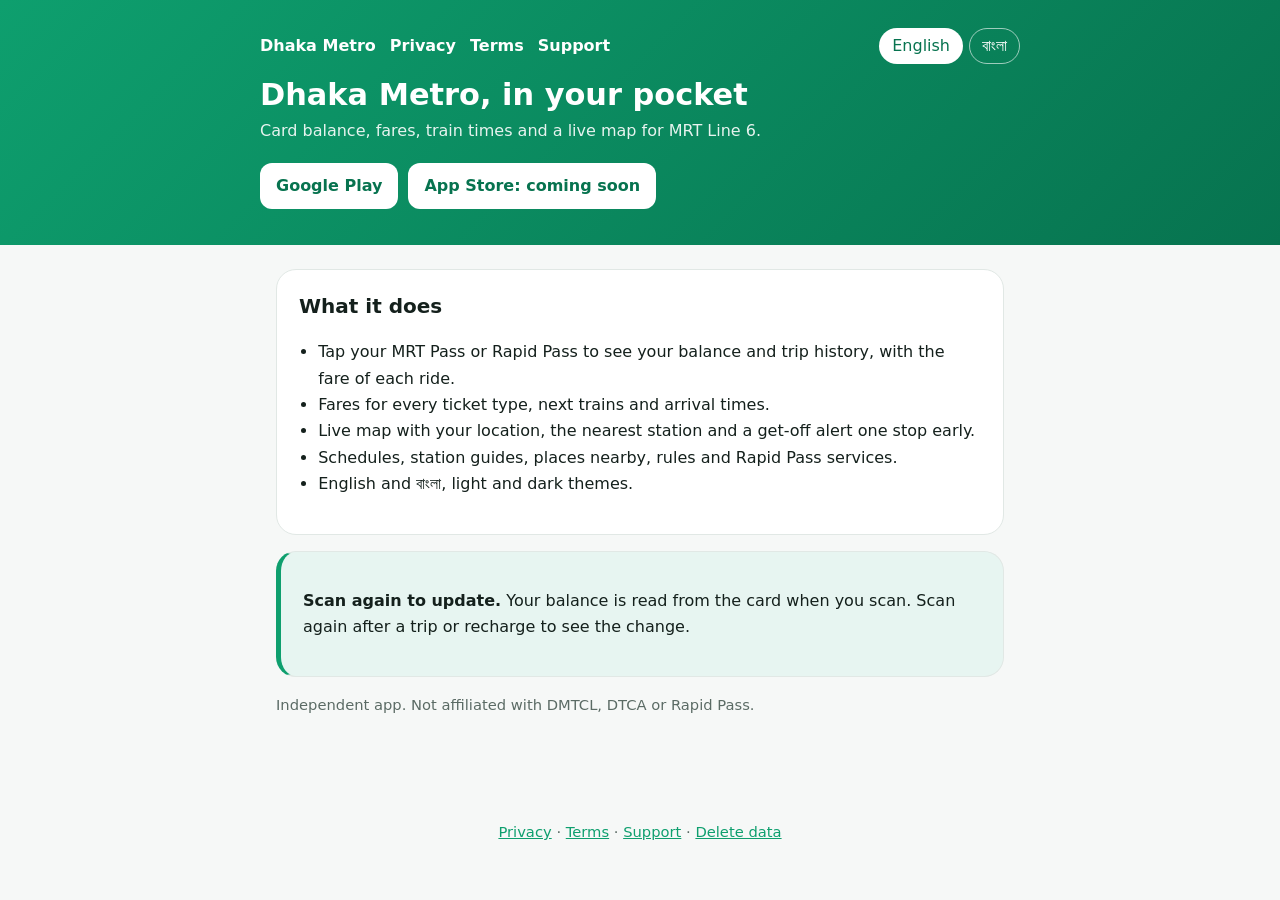
<file: dhaka-metro/index.html>
<!doctype html>
<html lang="en">
<head>
<meta charset="utf-8">
<meta name="viewport" content="width=device-width, initial-scale=1">
<title>Dhaka Metro App</title>
<meta name="description" content="Check your MRT Pass or Rapid Pass balance, fares, train times and a live map of Dhaka Metro Line 6. Independent app.">
<link rel="stylesheet" href="style.css">
<script src="lang.js"></script>
</head>
<body>
<header>
  <div class="wrap">
    <nav>
      <a href="./">Dhaka Metro</a>
      <a href="android/privacy/">Privacy</a>
      <a href="android/terms/">Terms</a>
      <a href="android/support/">Support</a>
      <span class="langs"><button data-set-lang="en">English</button><button data-set-lang="bn">বাংলা</button></span>
    </nav>
    <h1 lang="en">Dhaka Metro, in your pocket</h1>
    <h1 lang="bn">ঢাকা মেট্রো, আপনার হাতের মুঠোয়</h1>
    <p lang="en">Card balance, fares, train times and a live map for MRT Line 6.</p>
    <p lang="bn">এমআরটি লাইন ৬-এর কার্ড ব্যালেন্স, ভাড়া, ট্রেনের সময় ও লাইভ ম্যাপ।</p>
    <div class="badges">
      <a class="badge" href="https://play.google.com/store/apps/details?id=com.donieltripura.dhakametro">Google Play</a>
      <span class="badge" lang="en">App Store: coming soon</span>
      <span class="badge" lang="bn">অ্যাপ স্টোর: শীঘ্রই</span>
    </div>
  </div>
</header>
<main>
<section lang="en">
  <div class="card">
    <h2>What it does</h2>
    <ul>
      <li>Tap your MRT Pass or Rapid Pass to see your balance and trip history, with the fare of each ride.</li>
      <li>Fares for every ticket type, next trains and arrival times.</li>
      <li>Live map with your location, the nearest station and a get-off alert one stop early.</li>
      <li>Schedules, station guides, places nearby, rules and Rapid Pass services.</li>
      <li>English and বাংলা, light and dark themes.</li>
    </ul>
  </div>
  <div class="card callout">
    <p><strong>Scan again to update.</strong> Your balance is read from the card when you scan. Scan again after a trip or recharge to see the change.</p>
  </div>
  <p class="muted">Independent app. Not affiliated with DMTCL, DTCA or Rapid Pass.</p>
</section>
<section lang="bn">
  <div class="card">
    <h2>যা করে</h2>
    <ul>
      <li>এমআরটি পাস বা র‍্যাপিড পাস ছুঁইয়ে ব্যালেন্স ও প্রতিটি যাত্রার ভাড়াসহ ইতিহাস দেখুন।</li>
      <li>সব টিকিটের ভাড়া, পরবর্তী ট্রেন ও পৌঁছানোর সময়।</li>
      <li>আপনার অবস্থান, নিকটতম স্টেশন ও এক স্টপ আগে নামার সতর্কতাসহ লাইভ ম্যাপ।</li>
      <li>সময়সূচি, স্টেশন গাইড, কাছাকাছি জায়গা, নিয়ম ও র‍্যাপিড পাস সেবা।</li>
      <li>ইংরেজি ও বাংলা, লাইট ও ডার্ক থিম।</li>
    </ul>
  </div>
  <div class="card callout">
    <p><strong>আপডেট দেখতে আবার স্ক্যান করুন।</strong> স্ক্যানের সময় কার্ড থেকে ব্যালেন্স পড়া হয়। ভ্রমণ বা রিচার্জের পর পরিবর্তন দেখতে আবার স্ক্যান করুন।</p>
  </div>
  <p class="muted">স্বাধীন অ্যাপ। ডিএমটিসিএল, ডিটিসিএ বা র‍্যাপিড পাসের সাথে সম্পর্কিত নয়।</p>
</section>
</main>
<footer class="muted"><a href="android/privacy/">Privacy</a> · <a href="android/terms/">Terms</a> · <a href="android/support/">Support</a> · <a href="android/delete-data/">Delete data</a></footer>
</body>
</html>
</file>
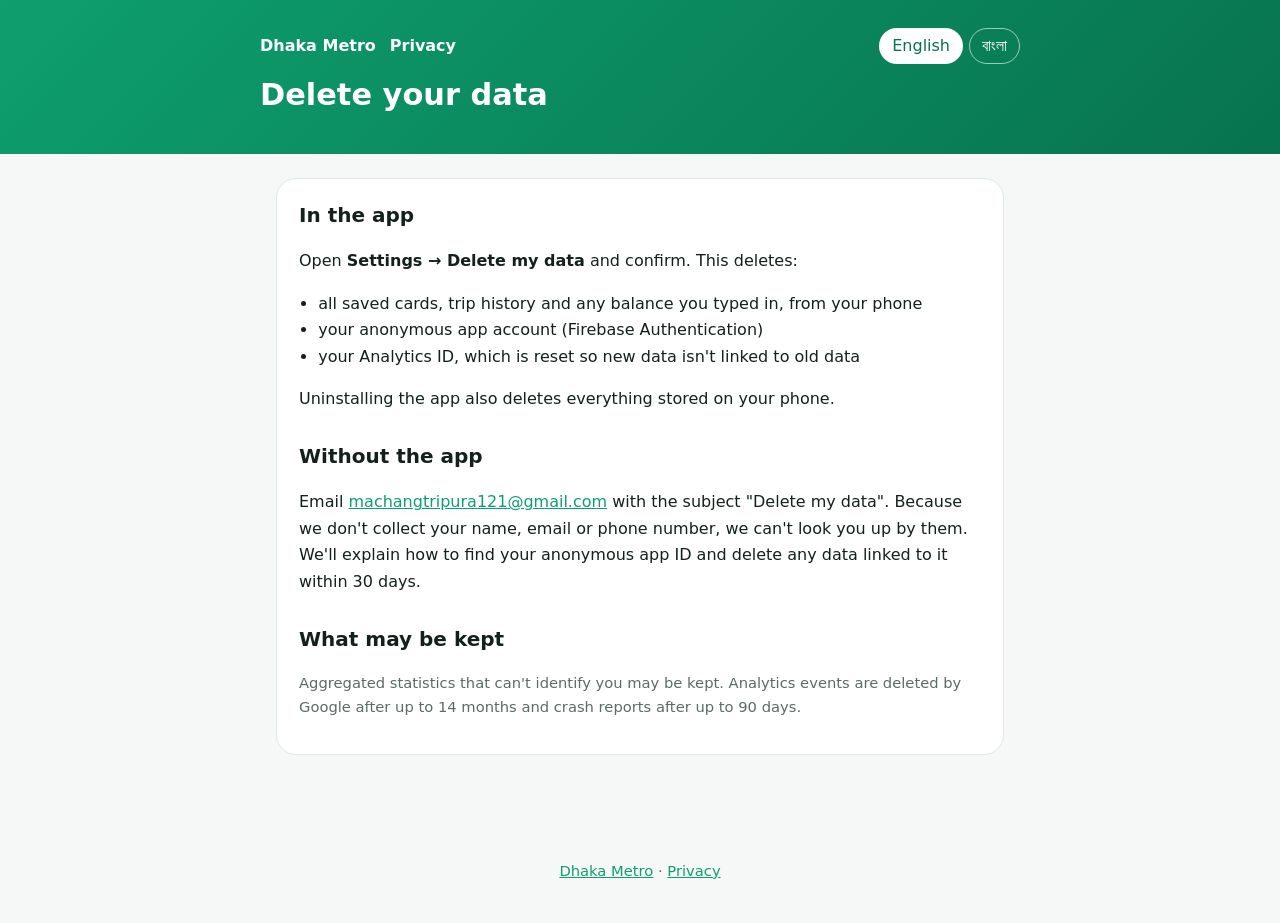
<file: dhaka-metro/delete-data/index.html>
<!doctype html>
<html lang="en">
<head>
<meta charset="utf-8">
<meta name="viewport" content="width=device-width, initial-scale=1">
<title>Dhaka Metro</title>
<meta http-equiv="refresh" content="0; url=../android/delete-data/">
<link rel="canonical" href="../android/delete-data/">
</head>
<body><p>Moved to <a href="../android/delete-data/">android/delete-data/</a> (iOS: <a href="../ios/delete-data/">ios/delete-data/</a>).</p></body>
</html>
</file>
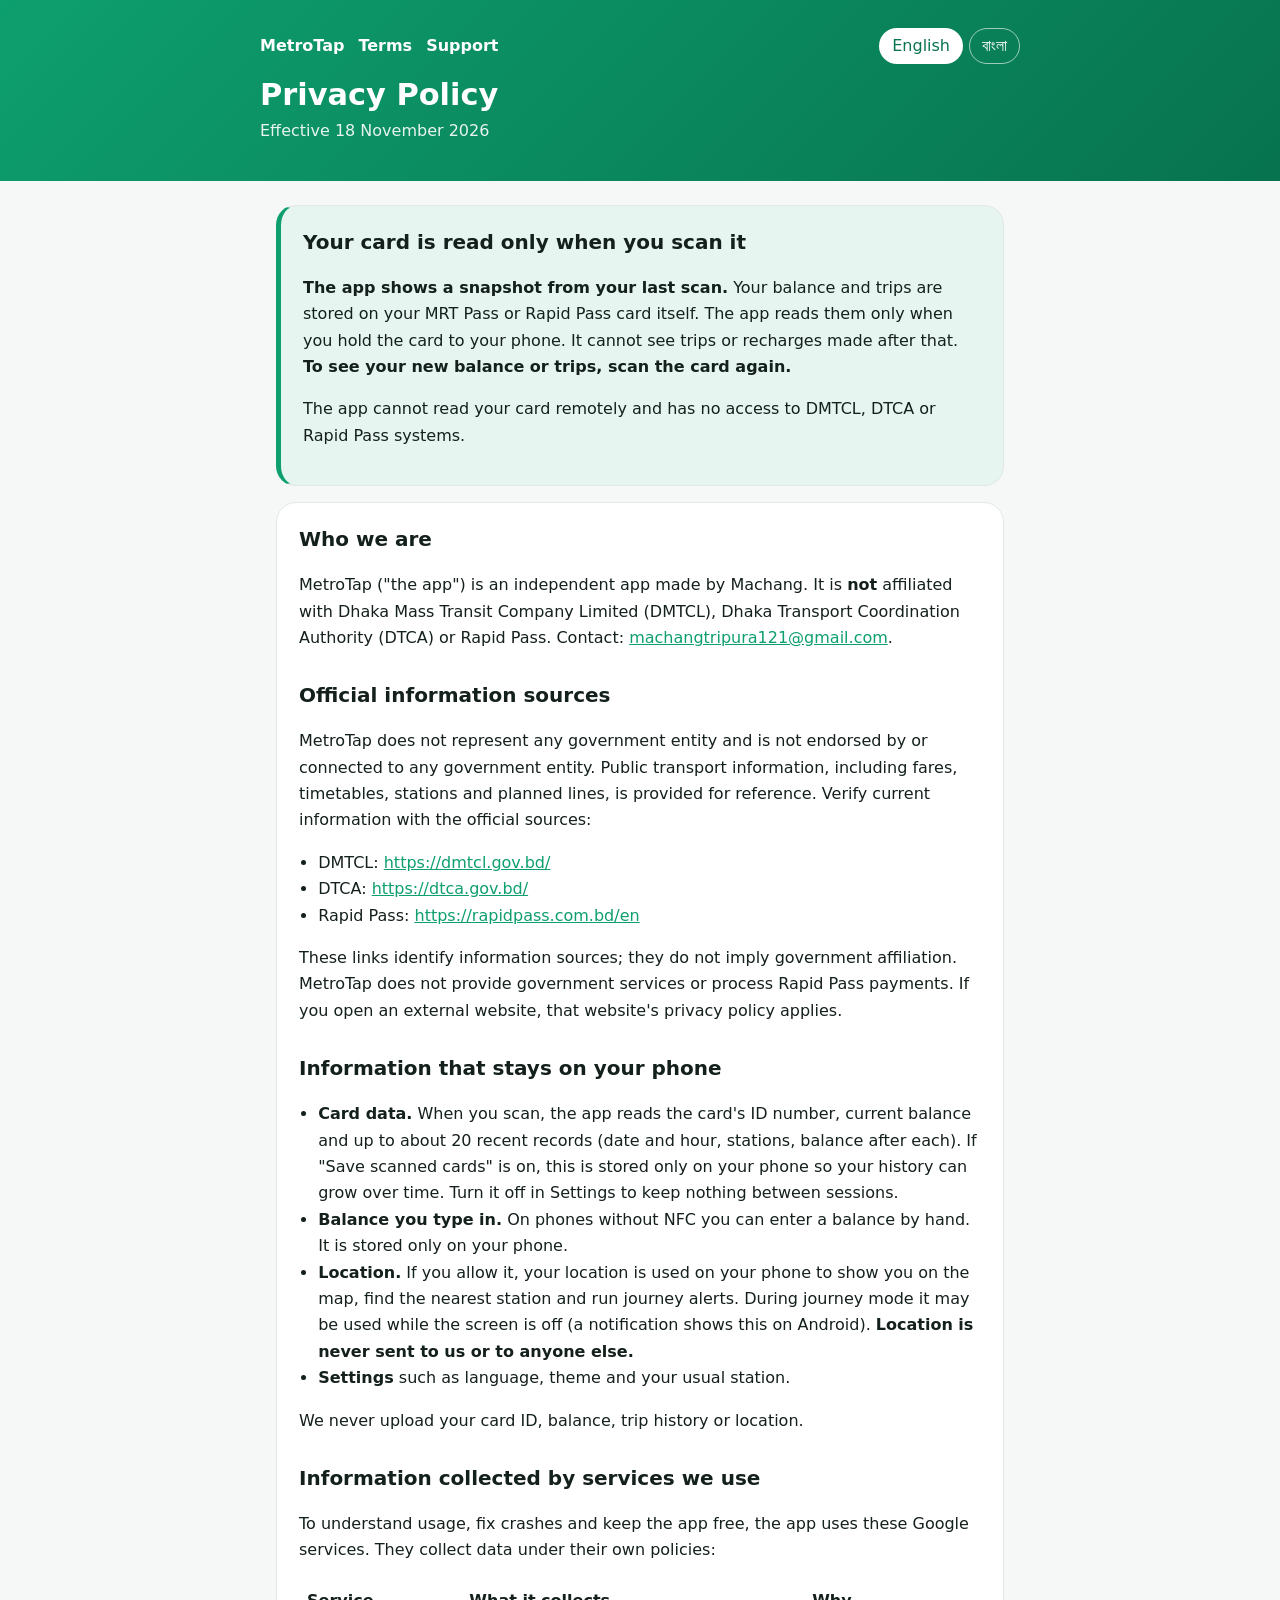
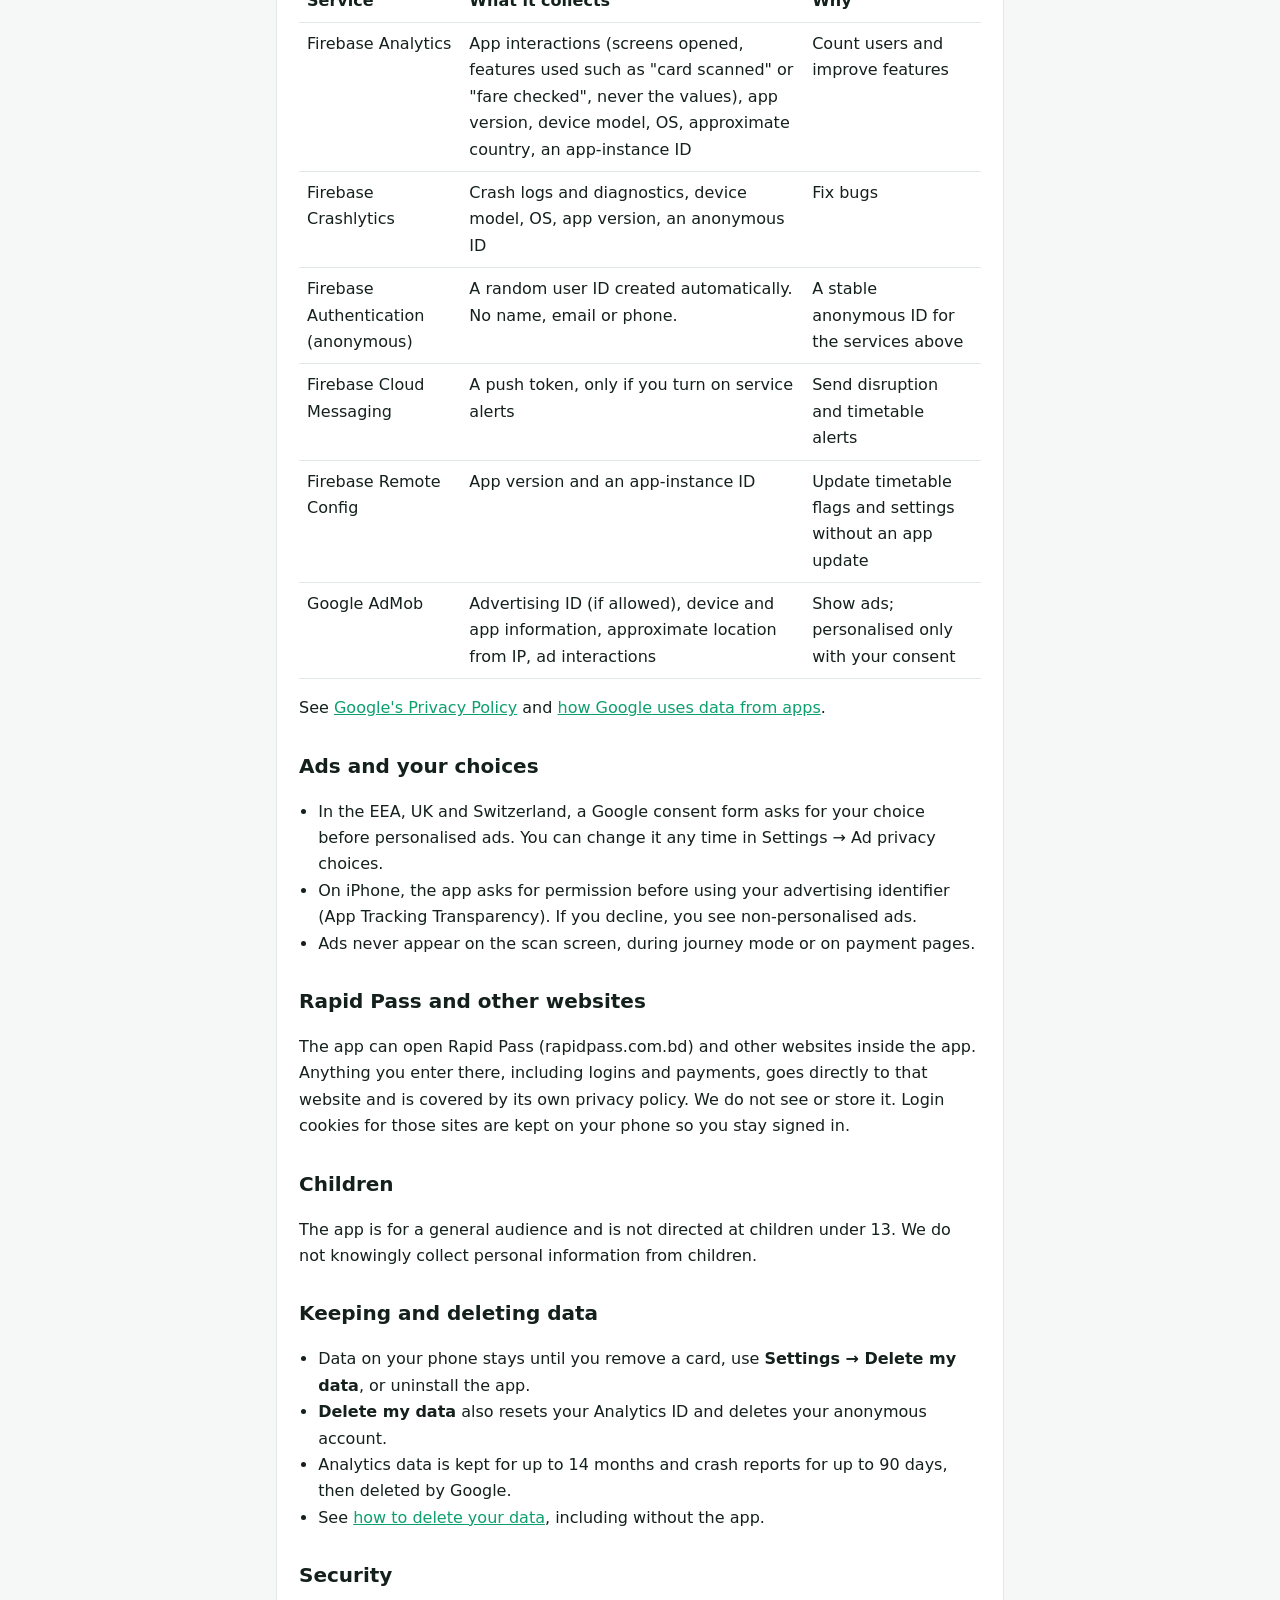
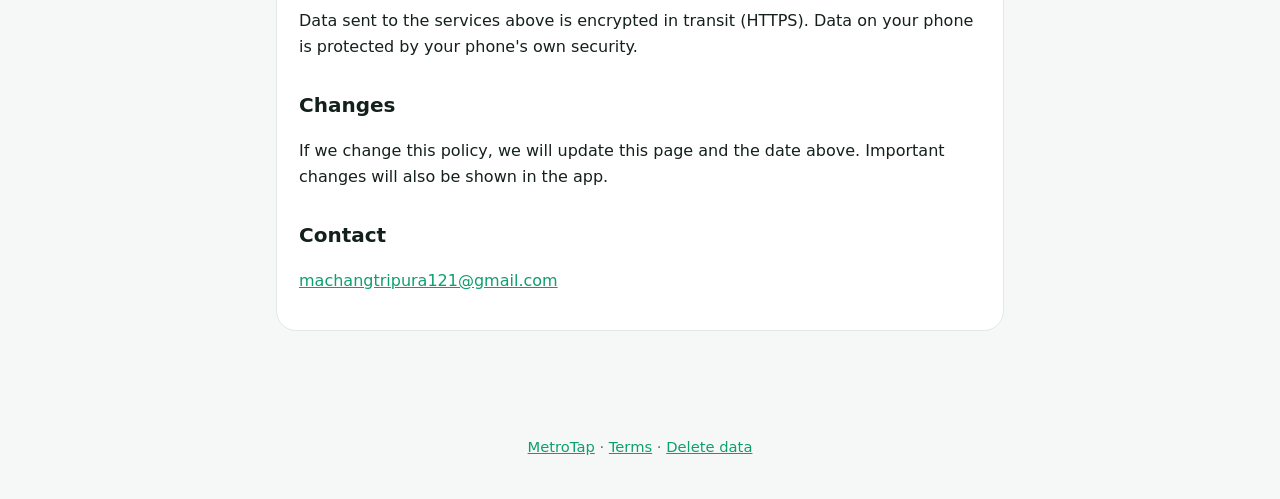
<file: dhaka-metro/privacy/index.html>
<!doctype html>
<html lang="en">
<head>
<meta charset="utf-8">
<meta name="viewport" content="width=device-width, initial-scale=1">
<title>Dhaka Metro</title>
<meta http-equiv="refresh" content="0; url=../android/privacy/">
<link rel="canonical" href="../android/privacy/">
</head>
<body><p>Moved to <a href="../android/privacy/">android/privacy/</a> (iOS: <a href="../ios/privacy/">ios/privacy/</a>).</p></body>
</html>
</file>
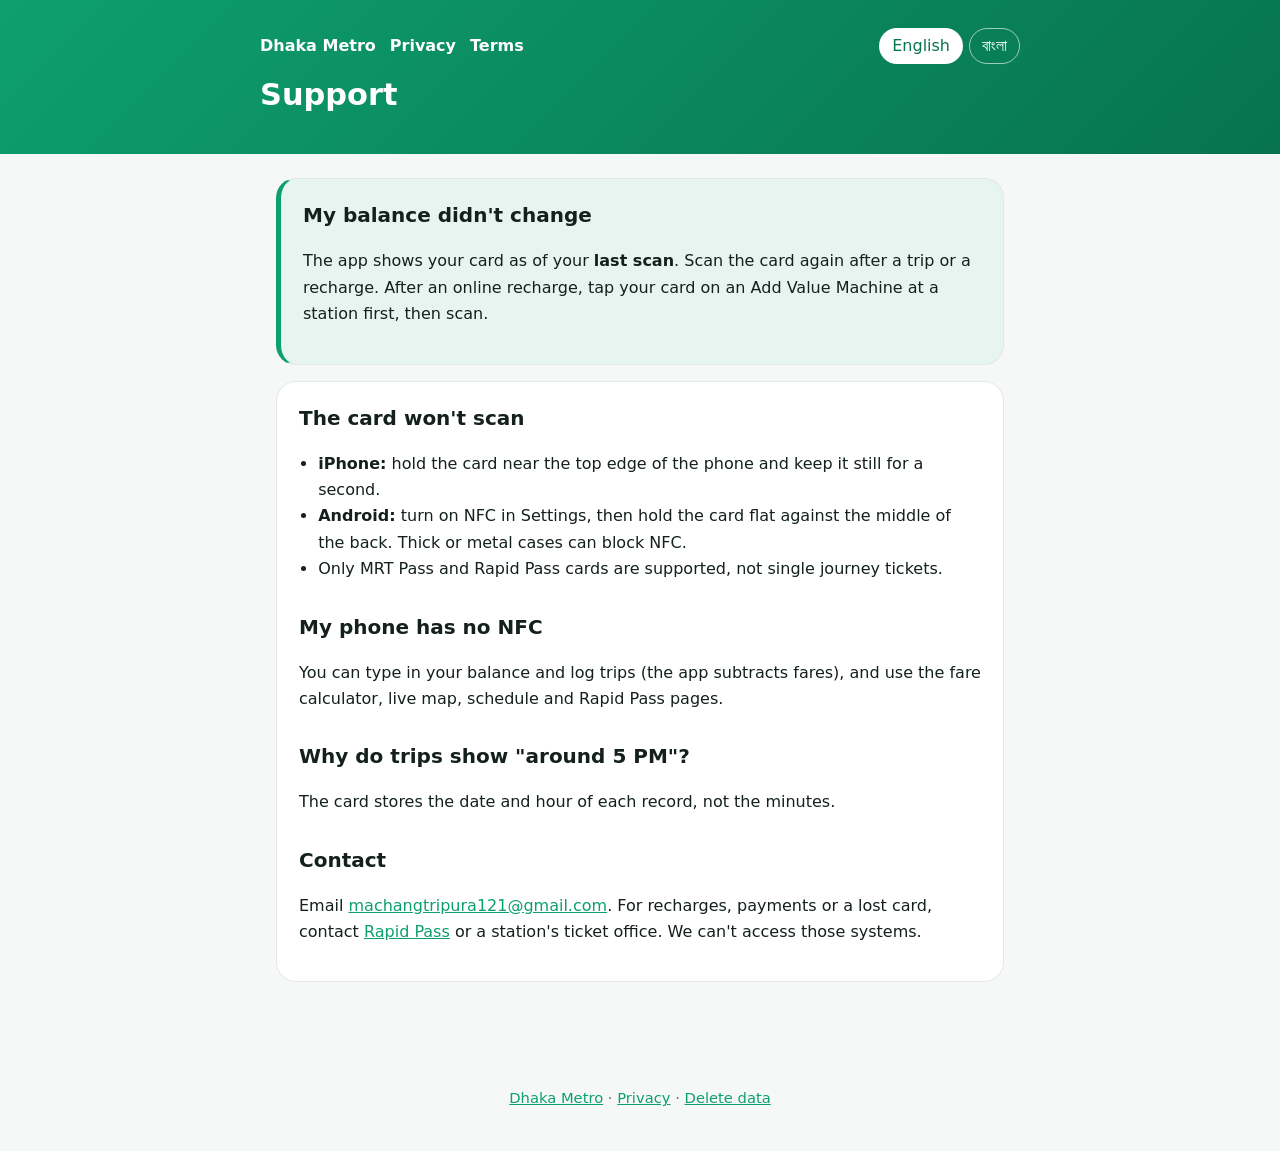
<file: dhaka-metro/support/index.html>
<!doctype html>
<html lang="en">
<head>
<meta charset="utf-8">
<meta name="viewport" content="width=device-width, initial-scale=1">
<title>Dhaka Metro</title>
<meta http-equiv="refresh" content="0; url=../android/support/">
<link rel="canonical" href="../android/support/">
</head>
<body><p>Moved to <a href="../android/support/">android/support/</a> (iOS: <a href="../ios/support/">ios/support/</a>).</p></body>
</html>
</file>
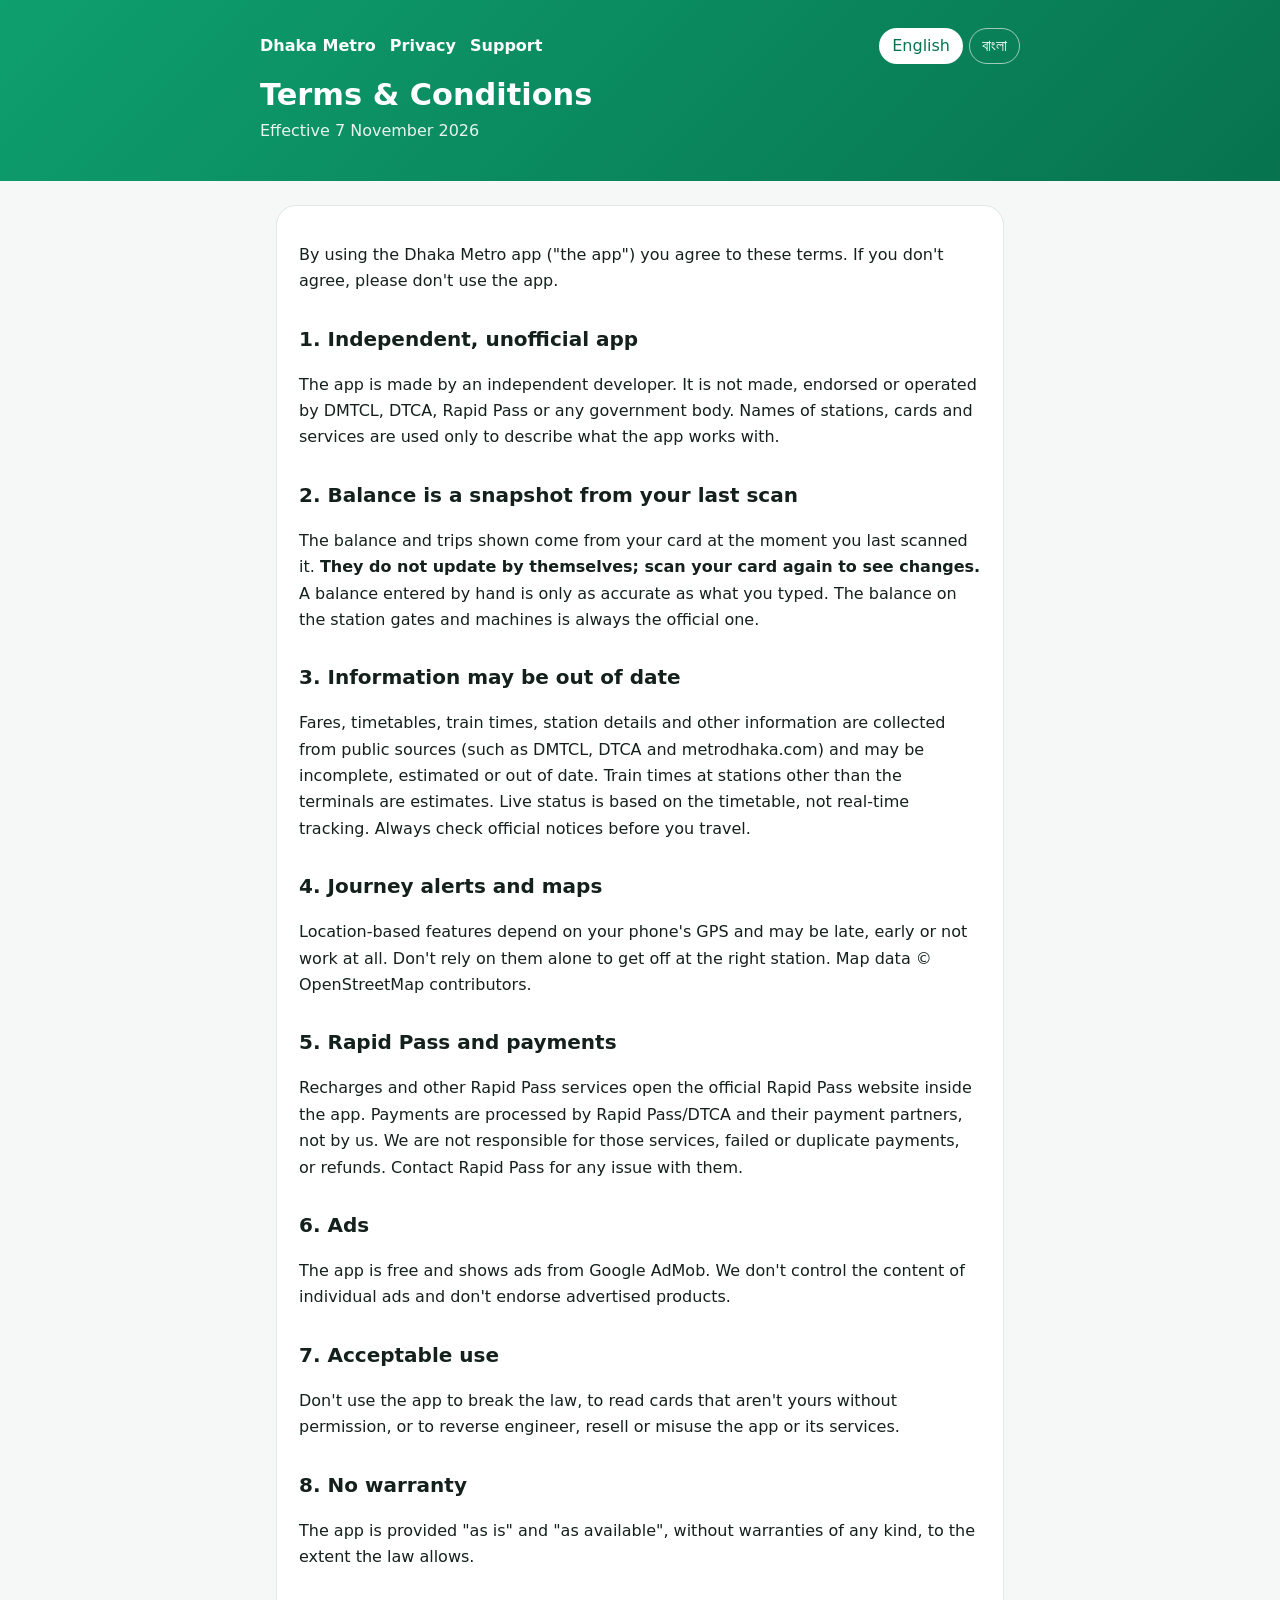
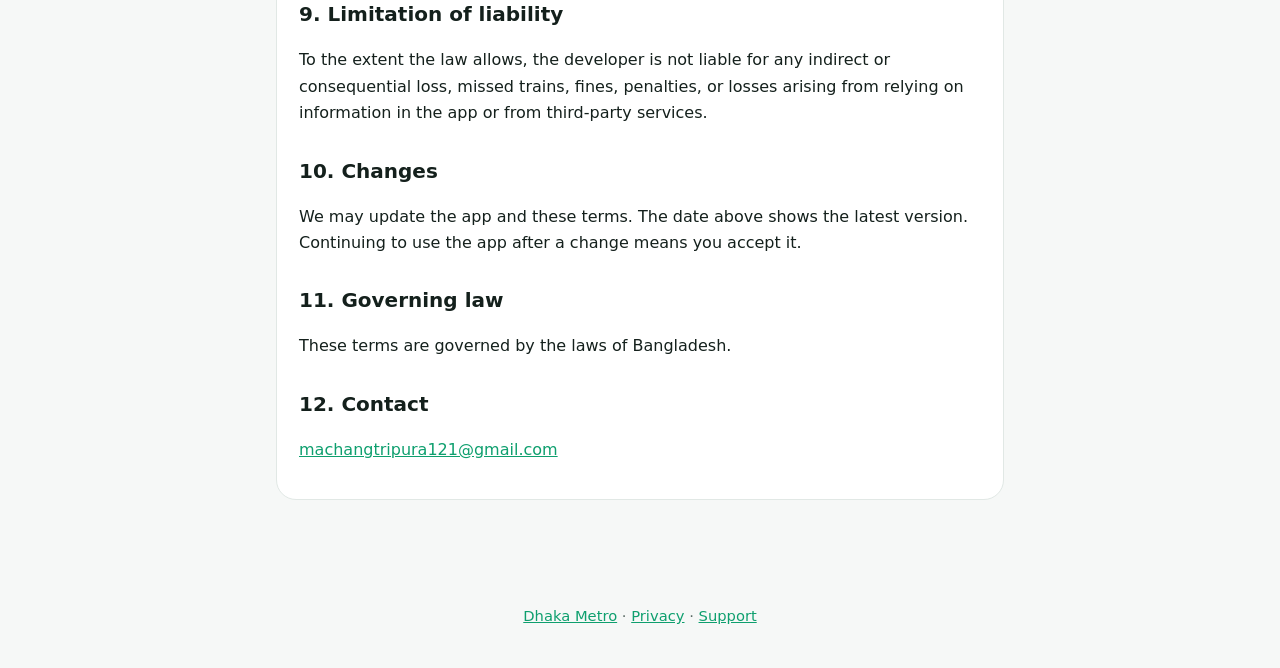
<file: dhaka-metro/terms/index.html>
<!doctype html>
<html lang="en">
<head>
<meta charset="utf-8">
<meta name="viewport" content="width=device-width, initial-scale=1">
<title>Dhaka Metro</title>
<meta http-equiv="refresh" content="0; url=../android/terms/">
<link rel="canonical" href="../android/terms/">
</head>
<body><p>Moved to <a href="../android/terms/">android/terms/</a> (iOS: <a href="../ios/terms/">ios/terms/</a>).</p></body>
</html>
</file>
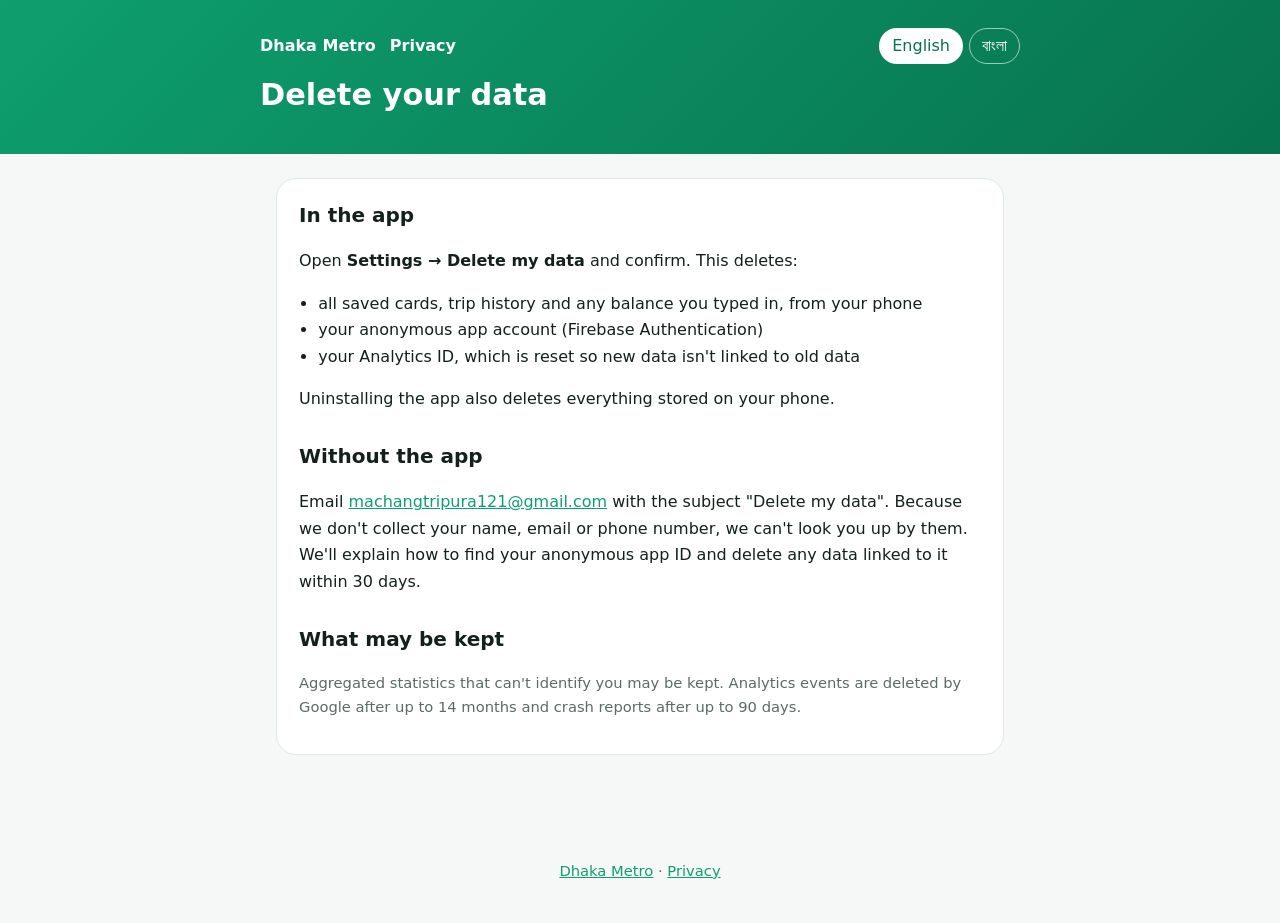
<file: dhaka-metro/android/delete-data/index.html>
<!doctype html>
<html lang="en">
<head>
<meta charset="utf-8">
<meta name="viewport" content="width=device-width, initial-scale=1">
<title>Delete Your Data · Dhaka Metro app</title>
<meta name="description" content="How to delete your data from the Dhaka Metro app.">
<link rel="stylesheet" href="../../style.css">
<script src="../../lang.js"></script>
</head>
<body>
<header>
  <div class="wrap">
    <nav>
      <a href="../../">Dhaka Metro</a>
      <a href="../privacy/">Privacy</a>
      <span class="langs"><button data-set-lang="en">English</button><button data-set-lang="bn">বাংলা</button></span>
    </nav>
    <h1 lang="en">Delete your data</h1>
    <h1 lang="bn">আপনার তথ্য মুছুন</h1>
  </div>
</header>
<main>
<section lang="en">
  <div class="card">
    <h2>In the app</h2>
    <p>Open <strong>Settings → Delete my data</strong> and confirm. This deletes:</p>
    <ul>
      <li>all saved cards, trip history and any balance you typed in, from your phone</li>
      <li>your anonymous app account (Firebase Authentication)</li>
      <li>your Analytics ID, which is reset so new data isn't linked to old data</li>
    </ul>
    <p>Uninstalling the app also deletes everything stored on your phone.</p>
    <h2>Without the app</h2>
    <p>Email <a href="mailto:machangtripura121@gmail.com?subject=Delete%20my%20Dhaka%20Metro%20data">machangtripura121@gmail.com</a> with the subject "Delete my data". Because we don't collect your name, email or phone number, we can't look you up by them. We'll explain how to find your anonymous app ID and delete any data linked to it within 30 days.</p>
    <h2>What may be kept</h2>
    <p class="muted">Aggregated statistics that can't identify you may be kept. Analytics events are deleted by Google after up to 14 months and crash reports after up to 90 days.</p>
  </div>
</section>
<section lang="bn">
  <div class="card">
    <h2>অ্যাপ থেকে</h2>
    <p><strong>সেটিংস → আমার তথ্য মুছুন</strong> খুলে নিশ্চিত করুন। এতে মুছে যাবে:</p>
    <ul>
      <li>ফোন থেকে সংরক্ষিত সব কার্ড, ভ্রমণ ইতিহাস ও হাতে লেখা ব্যালেন্স</li>
      <li>আপনার বেনামি অ্যাপ অ্যাকাউন্ট (Firebase Authentication)</li>
      <li>আপনার অ্যানালিটিক্স আইডি রিসেট হবে, যাতে নতুন তথ্য পুরনোর সাথে যুক্ত না হয়</li>
    </ul>
    <p>অ্যাপ আনইনস্টল করলেও ফোনের সব তথ্য মুছে যায়।</p>
    <h2>অ্যাপ ছাড়া</h2>
    <p>"Delete my data" বিষয়ে <a href="mailto:machangtripura121@gmail.com?subject=Delete%20my%20Dhaka%20Metro%20data">machangtripura121@gmail.com</a>-এ ইমেইল করুন। আমরা আপনার নাম, ইমেইল বা ফোন নম্বর সংগ্রহ করি না, তাই সেগুলো দিয়ে খুঁজে পাওয়া যায় না। বেনামি অ্যাপ আইডি কীভাবে খুঁজবেন জানিয়ে ৩০ দিনের মধ্যে সংশ্লিষ্ট তথ্য মুছে দেওয়া হবে।</p>
    <h2>যা থাকতে পারে</h2>
    <p class="muted">আপনাকে শনাক্ত করা যায় না এমন সমষ্টিগত পরিসংখ্যান থাকতে পারে। অ্যানালিটিক্স সর্বোচ্চ ১৪ মাস ও ক্র্যাশ রিপোর্ট সর্বোচ্চ ৯০ দিন পর গুগল মুছে দেয়।</p>
  </div>
</section>
</main>
<footer class="muted"><a href="../../">Dhaka Metro</a> · <a href="../privacy/">Privacy</a></footer>
</body>
</html>
</file>
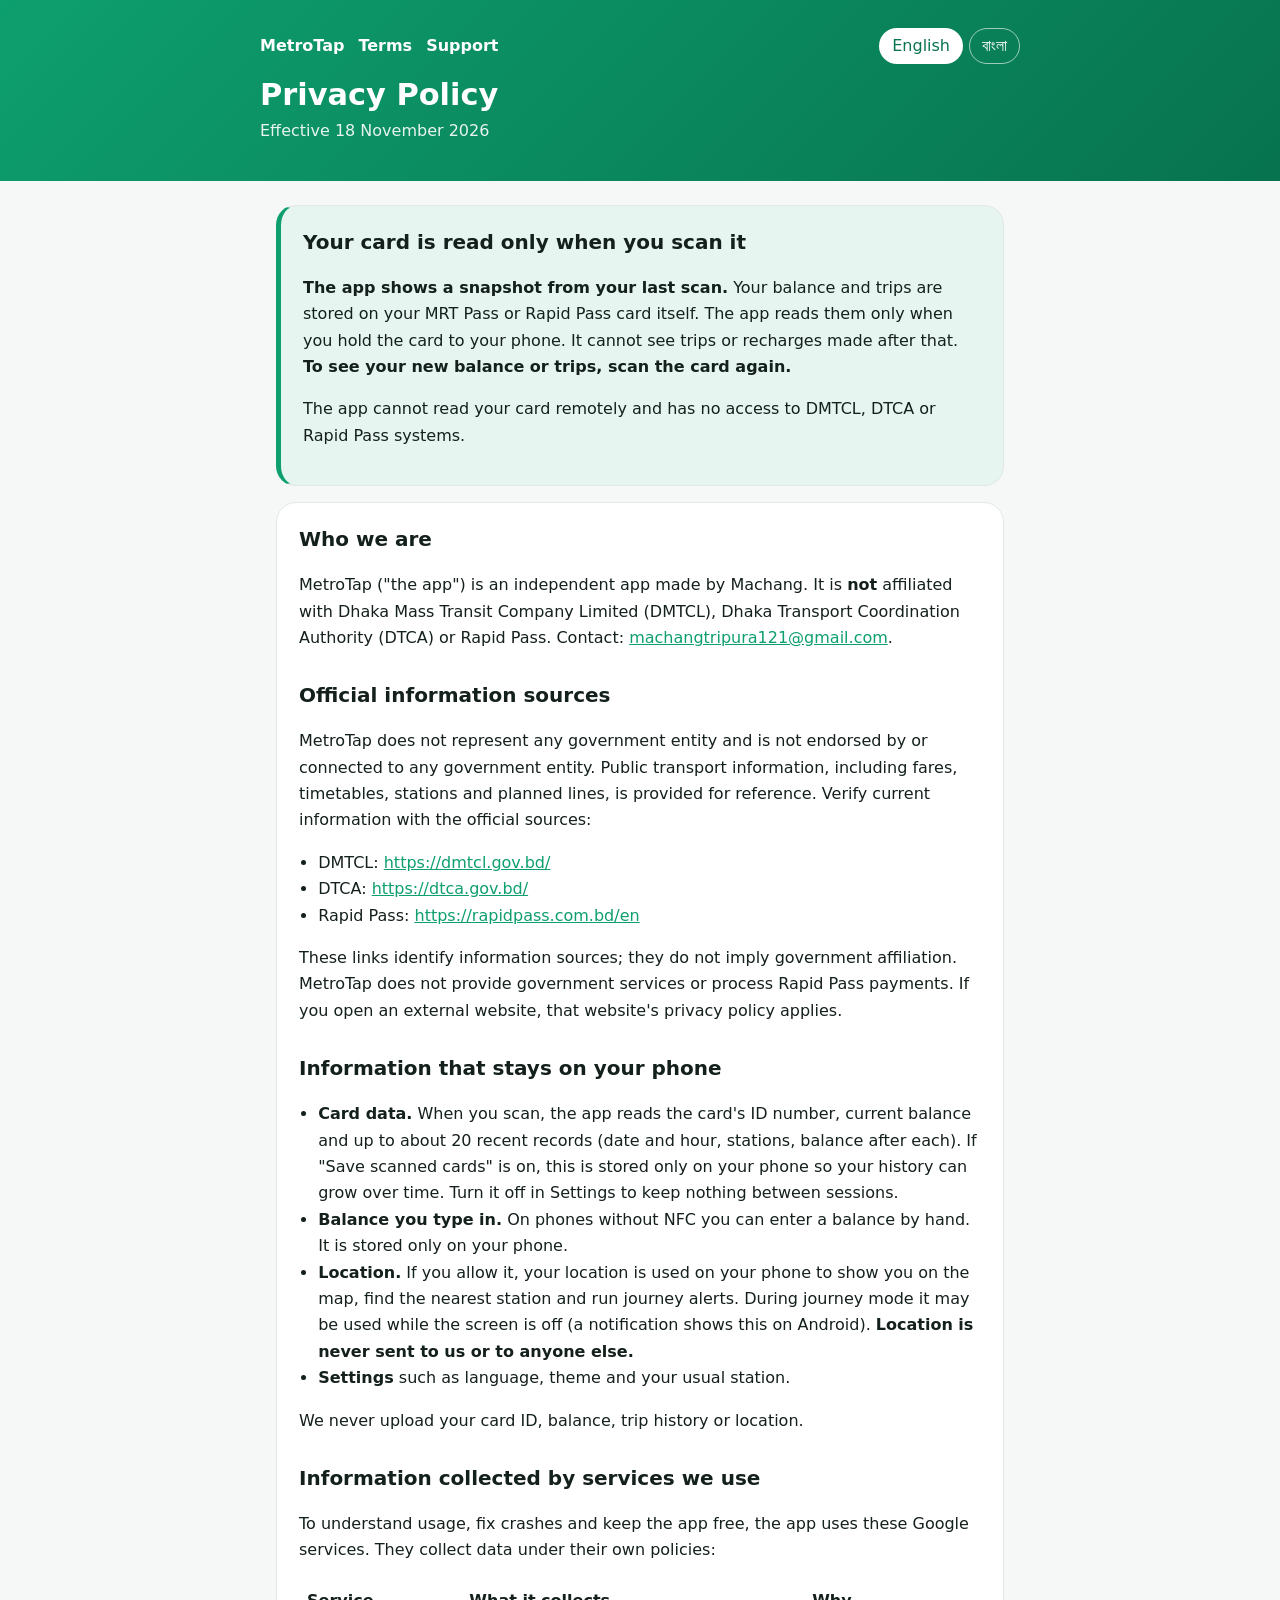
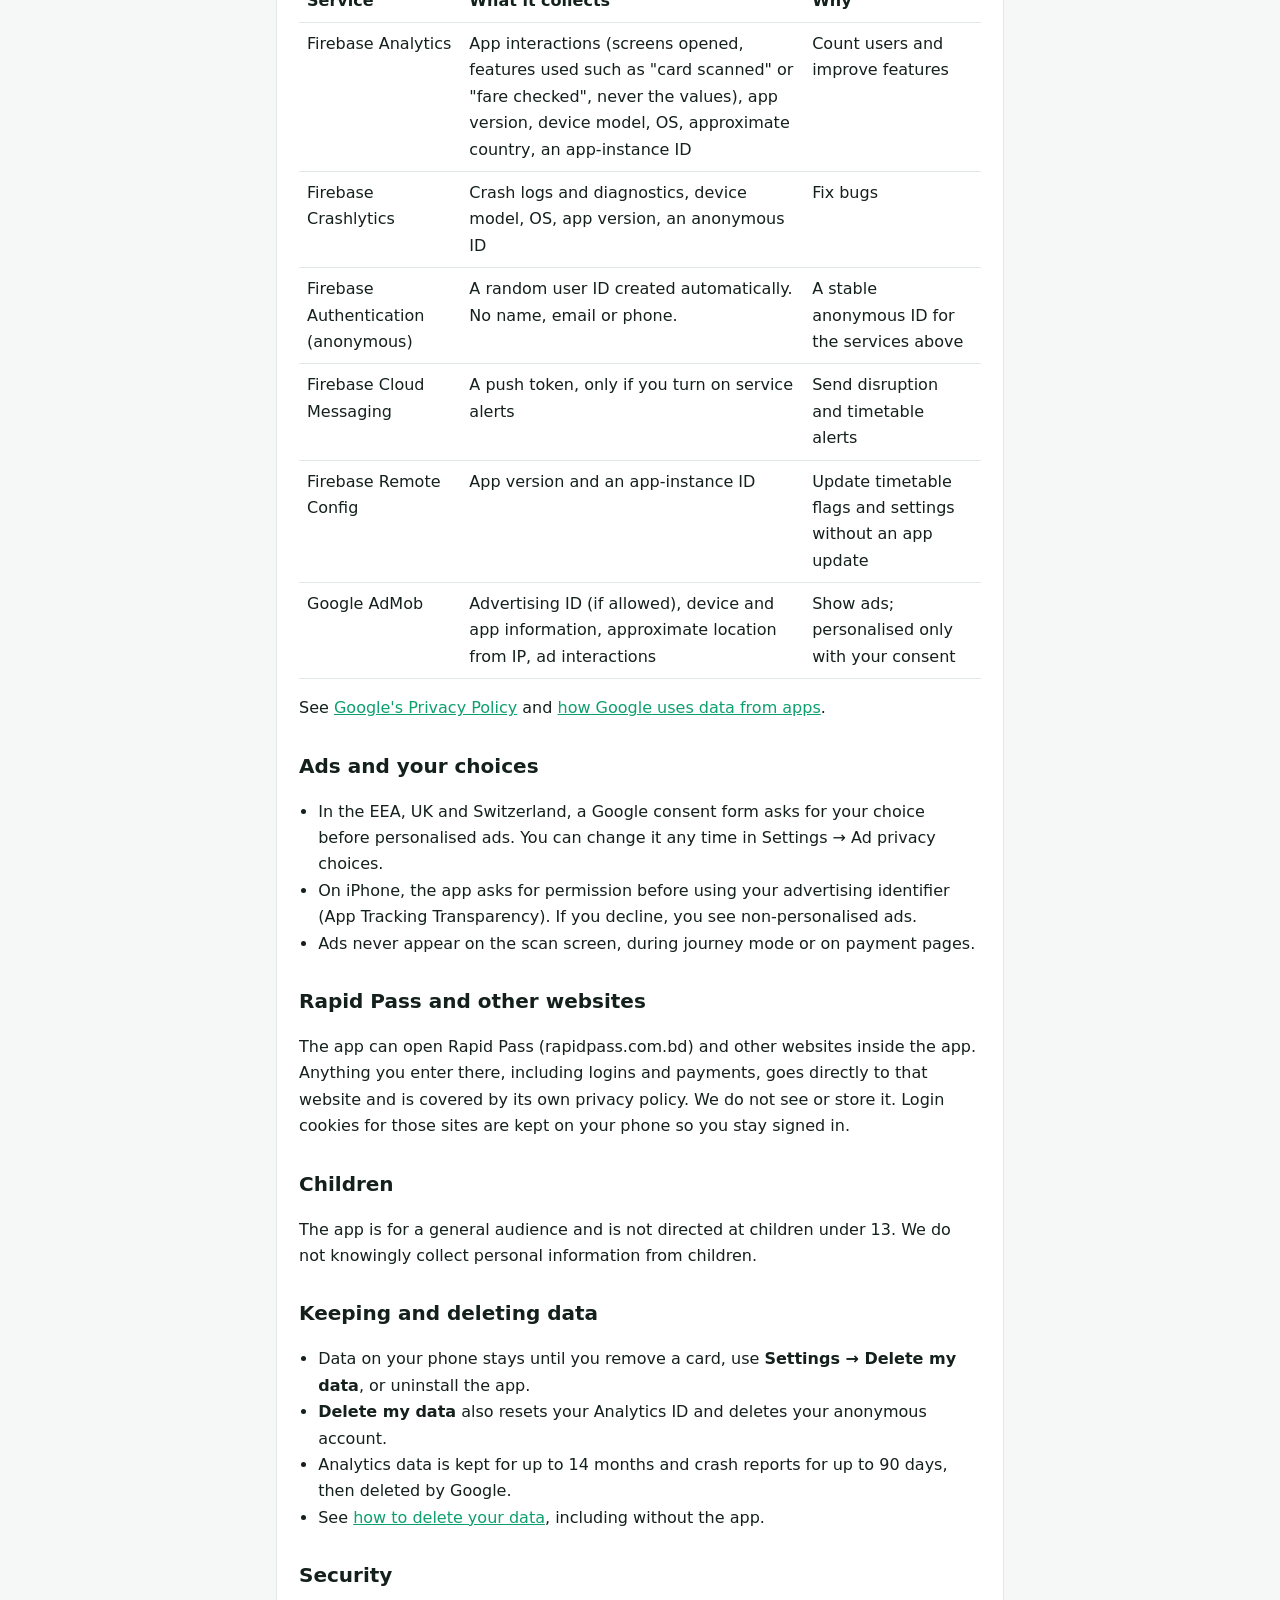
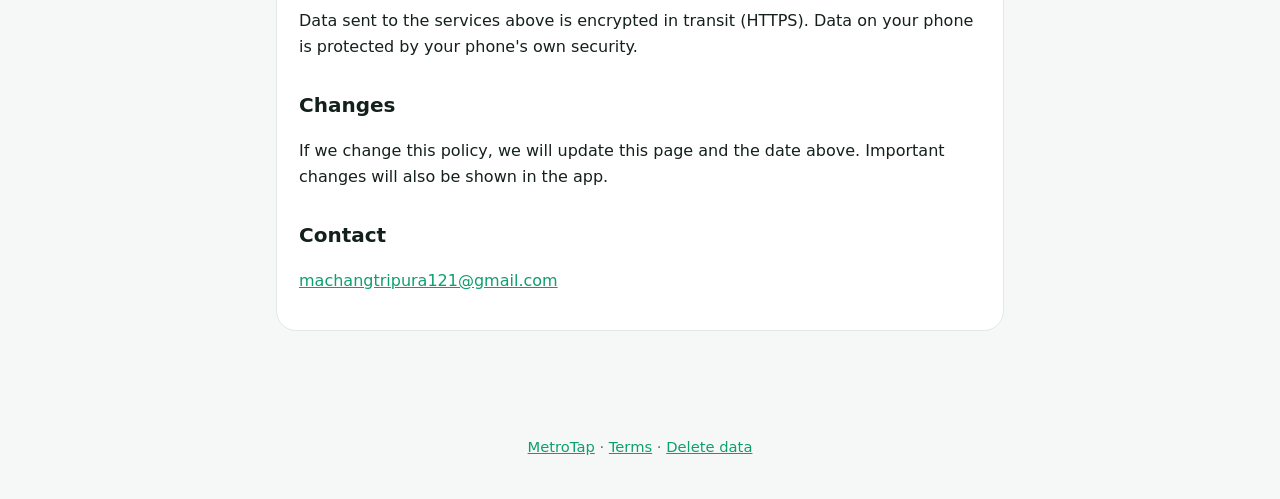
<file: dhaka-metro/android/privacy/index.html>
<!doctype html>
<html lang="en">
<head>
<meta charset="utf-8">
<meta name="viewport" content="width=device-width, initial-scale=1">
<title>Privacy Policy · MetroTap app</title>
<meta name="description" content="How the MetroTap app handles card data, location, analytics and ads.">
<link rel="stylesheet" href="../../style.css">
<script src="../../lang.js"></script>
</head>
<body>
<header>
  <div class="wrap">
    <nav>
      <a href="../../">MetroTap</a>
      <a href="../terms/">Terms</a>
      <a href="../support/">Support</a>
      <span class="langs"><button data-set-lang="en">English</button><button data-set-lang="bn">বাংলা</button></span>
    </nav>
    <h1 lang="en">Privacy Policy</h1>
    <h1 lang="bn">গোপনীয়তা নীতি</h1>
    <p lang="en">Effective 18 November 2026</p>
    <p lang="bn">কার্যকর: ১৮ নভেম্বর ২০২৬</p>
  </div>
</header>

<main>
<section lang="en">
  <div class="card callout">
    <h2>Your card is read only when you scan it</h2>
    <p><strong>The app shows a snapshot from your last scan.</strong> Your balance and trips are stored on your MRT Pass or Rapid Pass card itself. The app reads them only when you hold the card to your phone. It cannot see trips or recharges made after that. <strong>To see your new balance or trips, scan the card again.</strong></p>
    <p>The app cannot read your card remotely and has no access to DMTCL, DTCA or Rapid Pass systems.</p>
  </div>

  <div class="card">
    <h2>Who we are</h2>
    <p>MetroTap ("the app") is an independent app made by Machang. It is <strong>not</strong> affiliated with Dhaka Mass Transit Company Limited (DMTCL), Dhaka Transport Coordination Authority (DTCA) or Rapid Pass. Contact: <a href="mailto:machangtripura121@gmail.com">machangtripura121@gmail.com</a>.</p>

    <h2>Official information sources</h2>
    <p>MetroTap does not represent any government entity and is not endorsed by or connected to any government entity. Public transport information, including fares, timetables, stations and planned lines, is provided for reference. Verify current information with the official sources:</p>
    <ul>
      <li>DMTCL: <a href="https://dmtcl.gov.bd/">https://dmtcl.gov.bd/</a></li>
      <li>DTCA: <a href="https://dtca.gov.bd/">https://dtca.gov.bd/</a></li>
      <li>Rapid Pass: <a href="https://rapidpass.com.bd/en">https://rapidpass.com.bd/en</a></li>
    </ul>
    <p>These links identify information sources; they do not imply government affiliation. MetroTap does not provide government services or process Rapid Pass payments. If you open an external website, that website's privacy policy applies.</p>

    <h2>Information that stays on your phone</h2>
    <ul>
      <li><strong>Card data.</strong> When you scan, the app reads the card's ID number, current balance and up to about 20 recent records (date and hour, stations, balance after each). If "Save scanned cards" is on, this is stored only on your phone so your history can grow over time. Turn it off in Settings to keep nothing between sessions.</li>
      <li><strong>Balance you type in.</strong> On phones without NFC you can enter a balance by hand. It is stored only on your phone.</li>
      <li><strong>Location.</strong> If you allow it, your location is used on your phone to show you on the map, find the nearest station and run journey alerts. During journey mode it may be used while the screen is off (a notification shows this on Android). <strong>Location is never sent to us or to anyone else.</strong></li>
      <li><strong>Settings</strong> such as language, theme and your usual station.</li>
    </ul>
    <p>We never upload your card ID, balance, trip history or location.</p>

    <h2>Information collected by services we use</h2>
    <p>To understand usage, fix crashes and keep the app free, the app uses these Google services. They collect data under their own policies:</p>
    <table>
      <tr><th>Service</th><th>What it collects</th><th>Why</th></tr>
      <tr><td>Firebase Analytics</td><td>App interactions (screens opened, features used such as "card scanned" or "fare checked", never the values), app version, device model, OS, approximate country, an app-instance ID</td><td>Count users and improve features</td></tr>
      <tr><td>Firebase Crashlytics</td><td>Crash logs and diagnostics, device model, OS, app version, an anonymous ID</td><td>Fix bugs</td></tr>
      <tr><td>Firebase Authentication (anonymous)</td><td>A random user ID created automatically. No name, email or phone.</td><td>A stable anonymous ID for the services above</td></tr>
      <tr><td>Firebase Cloud Messaging</td><td>A push token, only if you turn on service alerts</td><td>Send disruption and timetable alerts</td></tr>
      <tr><td>Firebase Remote Config</td><td>App version and an app-instance ID</td><td>Update timetable flags and settings without an app update</td></tr>
      <tr><td>Google AdMob</td><td>Advertising ID (if allowed), device and app information, approximate location from IP, ad interactions</td><td>Show ads; personalised only with your consent</td></tr>
    </table>
    <p>See <a href="https://policies.google.com/privacy">Google's Privacy Policy</a> and <a href="https://policies.google.com/technologies/partner-sites">how Google uses data from apps</a>.</p>

    <h2>Ads and your choices</h2>
    <ul>
      <li>In the EEA, UK and Switzerland, a Google consent form asks for your choice before personalised ads. You can change it any time in Settings → Ad privacy choices.</li>
      <li>On iPhone, the app asks for permission before using your advertising identifier (App Tracking Transparency). If you decline, you see non-personalised ads.</li>
      <li>Ads never appear on the scan screen, during journey mode or on payment pages.</li>
    </ul>

    <h2>Rapid Pass and other websites</h2>
    <p>The app can open Rapid Pass (rapidpass.com.bd) and other websites inside the app. Anything you enter there, including logins and payments, goes directly to that website and is covered by its own privacy policy. We do not see or store it. Login cookies for those sites are kept on your phone so you stay signed in.</p>

    <h2>Children</h2>
    <p>The app is for a general audience and is not directed at children under 13. We do not knowingly collect personal information from children.</p>

    <h2>Keeping and deleting data</h2>
    <ul>
      <li>Data on your phone stays until you remove a card, use <strong>Settings → Delete my data</strong>, or uninstall the app.</li>
      <li><strong>Delete my data</strong> also resets your Analytics ID and deletes your anonymous account.</li>
      <li>Analytics data is kept for up to 14 months and crash reports for up to 90 days, then deleted by Google.</li>
      <li>See <a href="../delete-data/">how to delete your data</a>, including without the app.</li>
    </ul>

    <h2>Security</h2>
    <p>Data sent to the services above is encrypted in transit (HTTPS). Data on your phone is protected by your phone's own security.</p>

    <h2>Changes</h2>
    <p>If we change this policy, we will update this page and the date above. Important changes will also be shown in the app.</p>

    <h2>Contact</h2>
    <p><a href="mailto:machangtripura121@gmail.com">machangtripura121@gmail.com</a></p>
  </div>
</section>

<section lang="bn">
  <div class="card callout">
    <h2>শুধু স্ক্যান করলেই কার্ড পড়া হয়</h2>
    <p><strong>অ্যাপ আপনার শেষ স্ক্যানের সময়ের তথ্য দেখায়।</strong> ব্যালেন্স ও ভ্রমণের তথ্য আপনার এমআরটি পাস বা র‍্যাপিড পাস কার্ডেই থাকে। কার্ড ফোনে ছোঁয়ালেই অ্যাপ তা পড়ে। এরপরের ভ্রমণ বা রিচার্জ অ্যাপ দেখতে পায় না। <strong>নতুন ব্যালেন্স বা ভ্রমণ দেখতে আবার কার্ড স্ক্যান করুন।</strong></p>
    <p>অ্যাপ দূর থেকে আপনার কার্ড পড়তে পারে না এবং ডিএমটিসিএল, ডিটিসিএ বা র‍্যাপিড পাসের কোনো সিস্টেমে প্রবেশাধিকার নেই।</p>
  </div>

  <div class="card">
    <h2>আমরা কারা</h2>
    <p>মেট্রোট্যাপ ("অ্যাপ") মাচাংয়ের তৈরি একটি স্বাধীন অ্যাপ। এটি ঢাকা ম্যাস ট্রানজিট কোম্পানি লিমিটেড (ডিএমটিসিএল), ঢাকা পরিবহন সমন্বয় কর্তৃপক্ষ (ডিটিসিএ) বা র‍্যাপিড পাসের সাথে <strong>সম্পর্কিত নয়</strong>। যোগাযোগ: <a href="mailto:machangtripura121@gmail.com">machangtripura121@gmail.com</a>।</p>

    <h2>অফিসিয়াল তথ্যের সূত্র</h2>
    <p>মেট্রোট্যাপ কোনো সরকারি প্রতিষ্ঠানের প্রতিনিধিত্ব করে না এবং কোনো সরকারি প্রতিষ্ঠানের অনুমোদিত বা সংযুক্ত অ্যাপ নয়। ভাড়া, সময়সূচি, স্টেশন ও পরিকল্পিত লাইনসহ গণপরিবহনের তথ্য শুধু তথ্যের জন্য দেওয়া হয়। বর্তমান তথ্য অফিসিয়াল সূত্রে যাচাই করুন:</p>
    <ul>
      <li>ডিএমটিসিএল: <a href="https://dmtcl.gov.bd/">https://dmtcl.gov.bd/</a></li>
      <li>ডিটিসিএ: <a href="https://dtca.gov.bd/">https://dtca.gov.bd/</a></li>
      <li>র‍্যাপিড পাস: <a href="https://rapidpass.com.bd/en">https://rapidpass.com.bd/en</a></li>
    </ul>
    <p>লিংকগুলো তথ্যের সূত্র বোঝায়; সরকারি সম্পর্ক বা অনুমোদন বোঝায় না। মেট্রোট্যাপ সরকারি সেবা দেয় না এবং র‍্যাপিড পাসের পেমেন্ট পরিচালনা করে না। বাইরের ওয়েবসাইট খুললে সেই ওয়েবসাইটের গোপনীয়তা নীতি প্রযোজ্য।</p>

    <h2>যে তথ্য আপনার ফোনেই থাকে</h2>
    <ul>
      <li><strong>কার্ডের তথ্য।</strong> স্ক্যানের সময় অ্যাপ কার্ডের আইডি নম্বর, বর্তমান ব্যালেন্স এবং প্রায় ২০টি সাম্প্রতিক রেকর্ড (তারিখ ও ঘণ্টা, স্টেশন, প্রতিবারের পর ব্যালেন্স) পড়ে। "স্ক্যান করা কার্ড সংরক্ষণ" চালু থাকলে এগুলো শুধু আপনার ফোনে রাখা হয়। সেটিংস থেকে বন্ধ করলে কিছুই রাখা হয় না।</li>
      <li><strong>হাতে লেখা ব্যালেন্স।</strong> NFC ছাড়া ফোনে লেখা ব্যালেন্স শুধু ফোনেই থাকে।</li>
      <li><strong>অবস্থান।</strong> অনুমতি দিলে ম্যাপে আপনাকে দেখাতে, নিকটতম স্টেশন খুঁজতে ও যাত্রা সতর্কতার জন্য ফোনেই অবস্থান ব্যবহৃত হয়। যাত্রা মোডে স্ক্রিন বন্ধ থাকলেও ব্যবহৃত হতে পারে (অ্যান্ড্রয়েডে নোটিফিকেশন দেখায়)। <strong>অবস্থান কখনো আমাদের বা অন্য কারো কাছে পাঠানো হয় না।</strong></li>
      <li><strong>সেটিংস</strong>, যেমন ভাষা, থিম ও নিয়মিত স্টেশন।</li>
    </ul>
    <p>কার্ড আইডি, ব্যালেন্স, ভ্রমণ ইতিহাস বা অবস্থান আমরা কখনো আপলোড করি না।</p>

    <h2>যেসব সেবা তথ্য সংগ্রহ করে</h2>
    <p>ব্যবহার বোঝা, ক্র্যাশ ঠিক করা ও অ্যাপ বিনামূল্যে রাখতে অ্যাপটি গুগলের এই সেবাগুলো ব্যবহার করে। এরা নিজ নীতিমালা অনুযায়ী তথ্য সংগ্রহ করে:</p>
    <ul>
      <li><strong>Firebase Analytics:</strong> কোন স্ক্রিন খোলা হলো, কোন ফিচার ব্যবহার হলো (মান নয়), অ্যাপ সংস্করণ, ডিভাইস মডেল, আনুমানিক দেশ, অ্যাপ-ইনস্ট্যান্স আইডি।</li>
      <li><strong>Firebase Crashlytics:</strong> ক্র্যাশ লগ ও ডায়াগনস্টিক, ডিভাইস ও অ্যাপ তথ্য, বেনামি আইডি।</li>
      <li><strong>Firebase Authentication (বেনামি):</strong> স্বয়ংক্রিয় এলোমেলো আইডি। নাম, ইমেইল বা ফোন নম্বর নয়।</li>
      <li><strong>Firebase Cloud Messaging:</strong> সেবা সতর্কতা চালু করলে শুধু একটি পুশ টোকেন।</li>
      <li><strong>Firebase Remote Config:</strong> অ্যাপ সংস্করণ ও অ্যাপ-ইনস্ট্যান্স আইডি।</li>
      <li><strong>Google AdMob:</strong> বিজ্ঞাপন আইডি (অনুমতি থাকলে), ডিভাইস ও অ্যাপ তথ্য, আইপি থেকে আনুমানিক অবস্থান, বিজ্ঞাপনে ক্লিক। আপনার সম্মতিতেই শুধু ব্যক্তিগতকৃত বিজ্ঞাপন।</li>
    </ul>
    <p><a href="https://policies.google.com/privacy">গুগলের গোপনীয়তা নীতি</a> দেখুন।</p>

    <h2>বিজ্ঞাপন ও আপনার পছন্দ</h2>
    <ul>
      <li>ইউরোপ ও যুক্তরাজ্যে ব্যক্তিগতকৃত বিজ্ঞাপনের আগে গুগলের সম্মতি ফর্ম দেখানো হয়। সেটিংস → বিজ্ঞাপনের গোপনীয়তা থেকে যেকোনো সময় বদলাতে পারবেন।</li>
      <li>আইফোনে বিজ্ঞাপন আইডি ব্যবহারের আগে অনুমতি চাওয়া হয়। না দিলে সাধারণ বিজ্ঞাপন দেখানো হয়।</li>
      <li>স্ক্যান স্ক্রিন, যাত্রা মোড বা পেমেন্ট পেজে কখনো বিজ্ঞাপন দেখানো হয় না।</li>
    </ul>

    <h2>র‍্যাপিড পাস ও অন্যান্য ওয়েবসাইট</h2>
    <p>অ্যাপের ভেতরে র‍্যাপিড পাস (rapidpass.com.bd) ও অন্যান্য ওয়েবসাইট খোলা যায়। সেখানে লগইন বা পেমেন্টসহ যা লেখেন তা সরাসরি ওই ওয়েবসাইটে যায় এবং তাদের নীতিমালা প্রযোজ্য। আমরা তা দেখি বা রাখি না।</p>

    <h2>শিশু</h2>
    <p>অ্যাপটি সবার জন্য, ১৩ বছরের কম বয়সী শিশুদের লক্ষ্য করে নয়। আমরা জেনেশুনে শিশুদের ব্যক্তিগত তথ্য সংগ্রহ করি না।</p>

    <h2>তথ্য রাখা ও মুছে ফেলা</h2>
    <ul>
      <li>ফোনের তথ্য থাকে যতক্ষণ না কার্ড সরান, <strong>সেটিংস → আমার তথ্য মুছুন</strong> ব্যবহার করেন বা অ্যাপ আনইনস্টল করেন।</li>
      <li><strong>আমার তথ্য মুছুন</strong> অ্যানালিটিক্স আইডিও রিসেট করে এবং বেনামি অ্যাকাউন্ট মুছে দেয়।</li>
      <li>অ্যানালিটিক্স তথ্য সর্বোচ্চ ১৪ মাস ও ক্র্যাশ রিপোর্ট সর্বোচ্চ ৯০ দিন রাখা হয়।</li>
      <li><a href="../delete-data/#bn">তথ্য মুছে ফেলার নিয়ম</a> দেখুন।</li>
    </ul>

    <h2>পরিবর্তন</h2>
    <p>নীতিতে পরিবর্তন হলে এই পেজ ও উপরের তারিখ হালনাগাদ করা হবে। গুরুত্বপূর্ণ পরিবর্তন অ্যাপেও জানানো হবে।</p>

    <h2>যোগাযোগ</h2>
    <p><a href="mailto:machangtripura121@gmail.com">machangtripura121@gmail.com</a></p>
  </div>
</section>
</main>
<footer class="muted"><a href="../../">MetroTap</a> · <a href="../terms/">Terms</a> · <a href="../delete-data/">Delete data</a></footer>
</body>
</html>
</file>
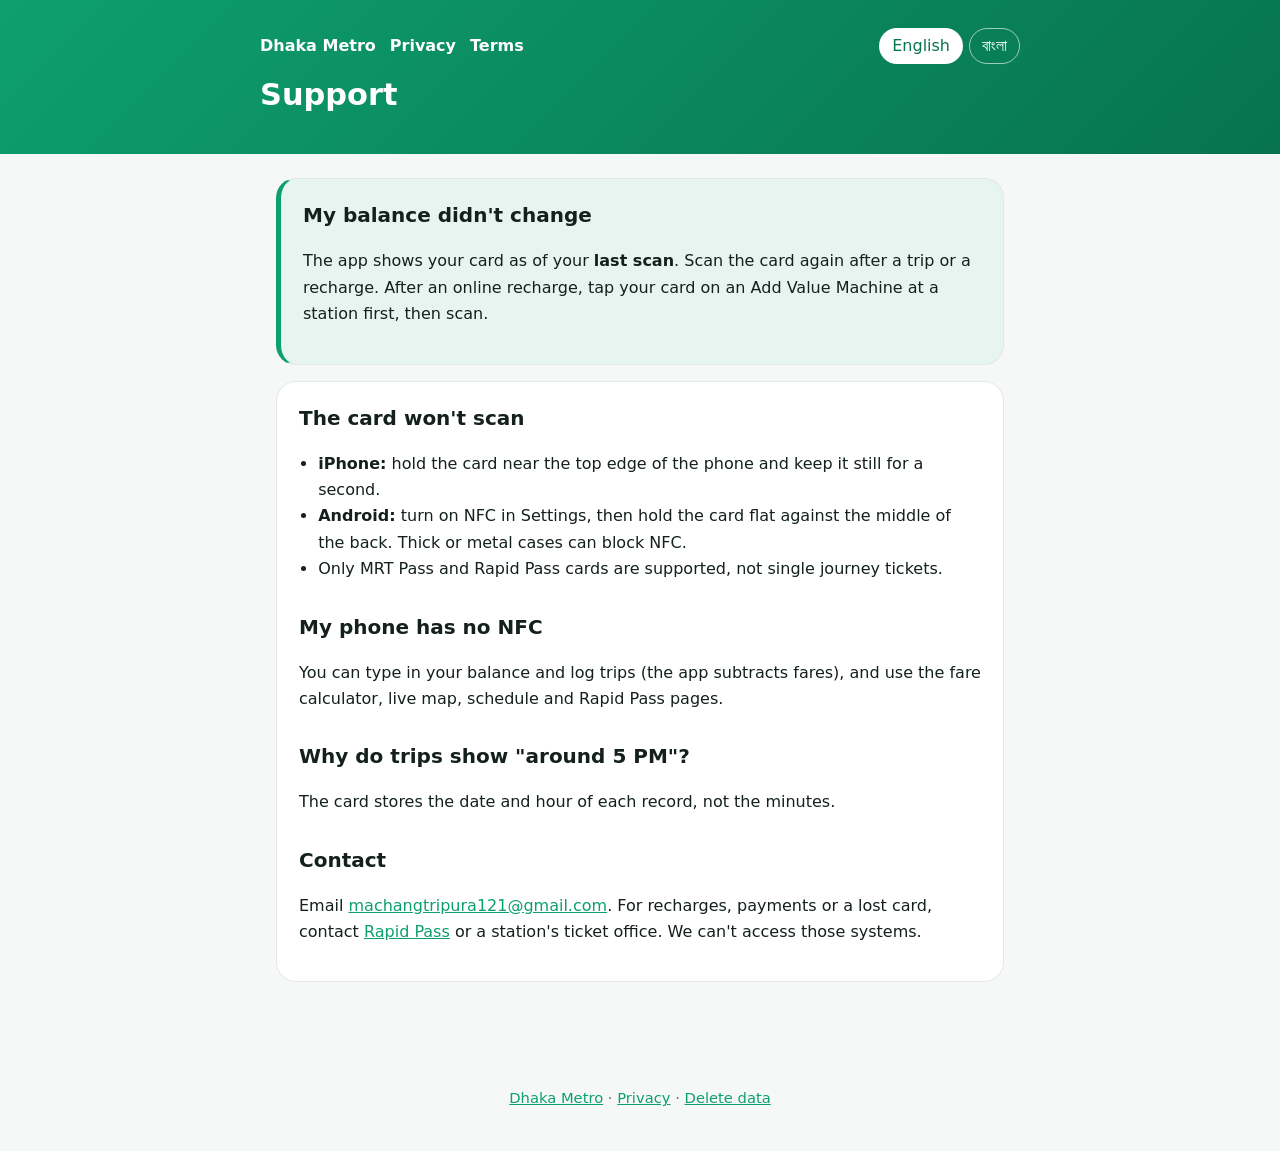
<file: dhaka-metro/android/support/index.html>
<!doctype html>
<html lang="en">
<head>
<meta charset="utf-8">
<meta name="viewport" content="width=device-width, initial-scale=1">
<title>Support · Dhaka Metro app</title>
<meta name="description" content="Help with scanning cards, balances and the Dhaka Metro app.">
<link rel="stylesheet" href="../../style.css">
<script src="../../lang.js"></script>
</head>
<body>
<header>
  <div class="wrap">
    <nav>
      <a href="../../">Dhaka Metro</a>
      <a href="../privacy/">Privacy</a>
      <a href="../terms/">Terms</a>
      <span class="langs"><button data-set-lang="en">English</button><button data-set-lang="bn">বাংলা</button></span>
    </nav>
    <h1 lang="en">Support</h1>
    <h1 lang="bn">সহায়তা</h1>
  </div>
</header>
<main>
<section lang="en">
  <div class="card callout">
    <h2>My balance didn't change</h2>
    <p>The app shows your card as of your <strong>last scan</strong>. Scan the card again after a trip or a recharge. After an online recharge, tap your card on an Add Value Machine at a station first, then scan.</p>
  </div>
  <div class="card">
    <h2>The card won't scan</h2>
    <ul>
      <li><strong>iPhone:</strong> hold the card near the top edge of the phone and keep it still for a second.</li>
      <li><strong>Android:</strong> turn on NFC in Settings, then hold the card flat against the middle of the back. Thick or metal cases can block NFC.</li>
      <li>Only MRT Pass and Rapid Pass cards are supported, not single journey tickets.</li>
    </ul>
    <h2>My phone has no NFC</h2>
    <p>You can type in your balance and log trips (the app subtracts fares), and use the fare calculator, live map, schedule and Rapid Pass pages.</p>
    <h2>Why do trips show "around 5 PM"?</h2>
    <p>The card stores the date and hour of each record, not the minutes.</p>
    <h2>Contact</h2>
    <p>Email <a href="mailto:machangtripura121@gmail.com">machangtripura121@gmail.com</a>. For recharges, payments or a lost card, contact <a href="https://rapidpass.com.bd/en/contact-us">Rapid Pass</a> or a station's ticket office. We can't access those systems.</p>
  </div>
</section>
<section lang="bn">
  <div class="card callout">
    <h2>ব্যালেন্স বদলায়নি</h2>
    <p>অ্যাপ আপনার <strong>শেষ স্ক্যানের</strong> সময়ের তথ্য দেখায়। ভ্রমণ বা রিচার্জের পর আবার স্ক্যান করুন। অনলাইন রিচার্জের পর আগে স্টেশনের অ্যাড ভ্যালু মেশিনে কার্ড ছোঁয়ান, তারপর স্ক্যান করুন।</p>
  </div>
  <div class="card">
    <h2>কার্ড স্ক্যান হচ্ছে না</h2>
    <ul>
      <li><strong>আইফোন:</strong> কার্ড ফোনের উপরের দিকে ধরে এক সেকেন্ড স্থির রাখুন।</li>
      <li><strong>অ্যান্ড্রয়েড:</strong> সেটিংস থেকে NFC চালু করে কার্ড ফোনের পেছনের মাঝখানে সমানভাবে ধরুন। মোটা বা ধাতব কভার NFC আটকাতে পারে।</li>
      <li>শুধু এমআরটি পাস ও র‍্যাপিড পাস সমর্থিত, একক যাত্রার টিকিট নয়।</li>
    </ul>
    <h2>ফোনে NFC নেই</h2>
    <p>ব্যালেন্স হাতে লিখে ভ্রমণ যোগ করতে পারেন (ভাড়া কেটে নেওয়া হয়), এবং ভাড়া, লাইভ ম্যাপ, সময়সূচি ও র‍্যাপিড পাস পেজ ব্যবহার করতে পারেন।</p>
    <h2>ভ্রমণে "আনুমানিক বিকেল ৫টা" কেন?</h2>
    <p>কার্ডে প্রতিটি রেকর্ডের তারিখ ও ঘণ্টা থাকে, মিনিট থাকে না।</p>
    <h2>যোগাযোগ</h2>
    <p><a href="mailto:machangtripura121@gmail.com">machangtripura121@gmail.com</a>-এ ইমেইল করুন। রিচার্জ, পেমেন্ট বা হারানো কার্ডের জন্য <a href="https://rapidpass.com.bd/contact-us">র‍্যাপিড পাস</a> বা স্টেশনের টিকিট অফিসে যোগাযোগ করুন।</p>
  </div>
</section>
</main>
<footer class="muted"><a href="../../">Dhaka Metro</a> · <a href="../privacy/">Privacy</a> · <a href="../delete-data/">Delete data</a></footer>
</body>
</html>
</file>
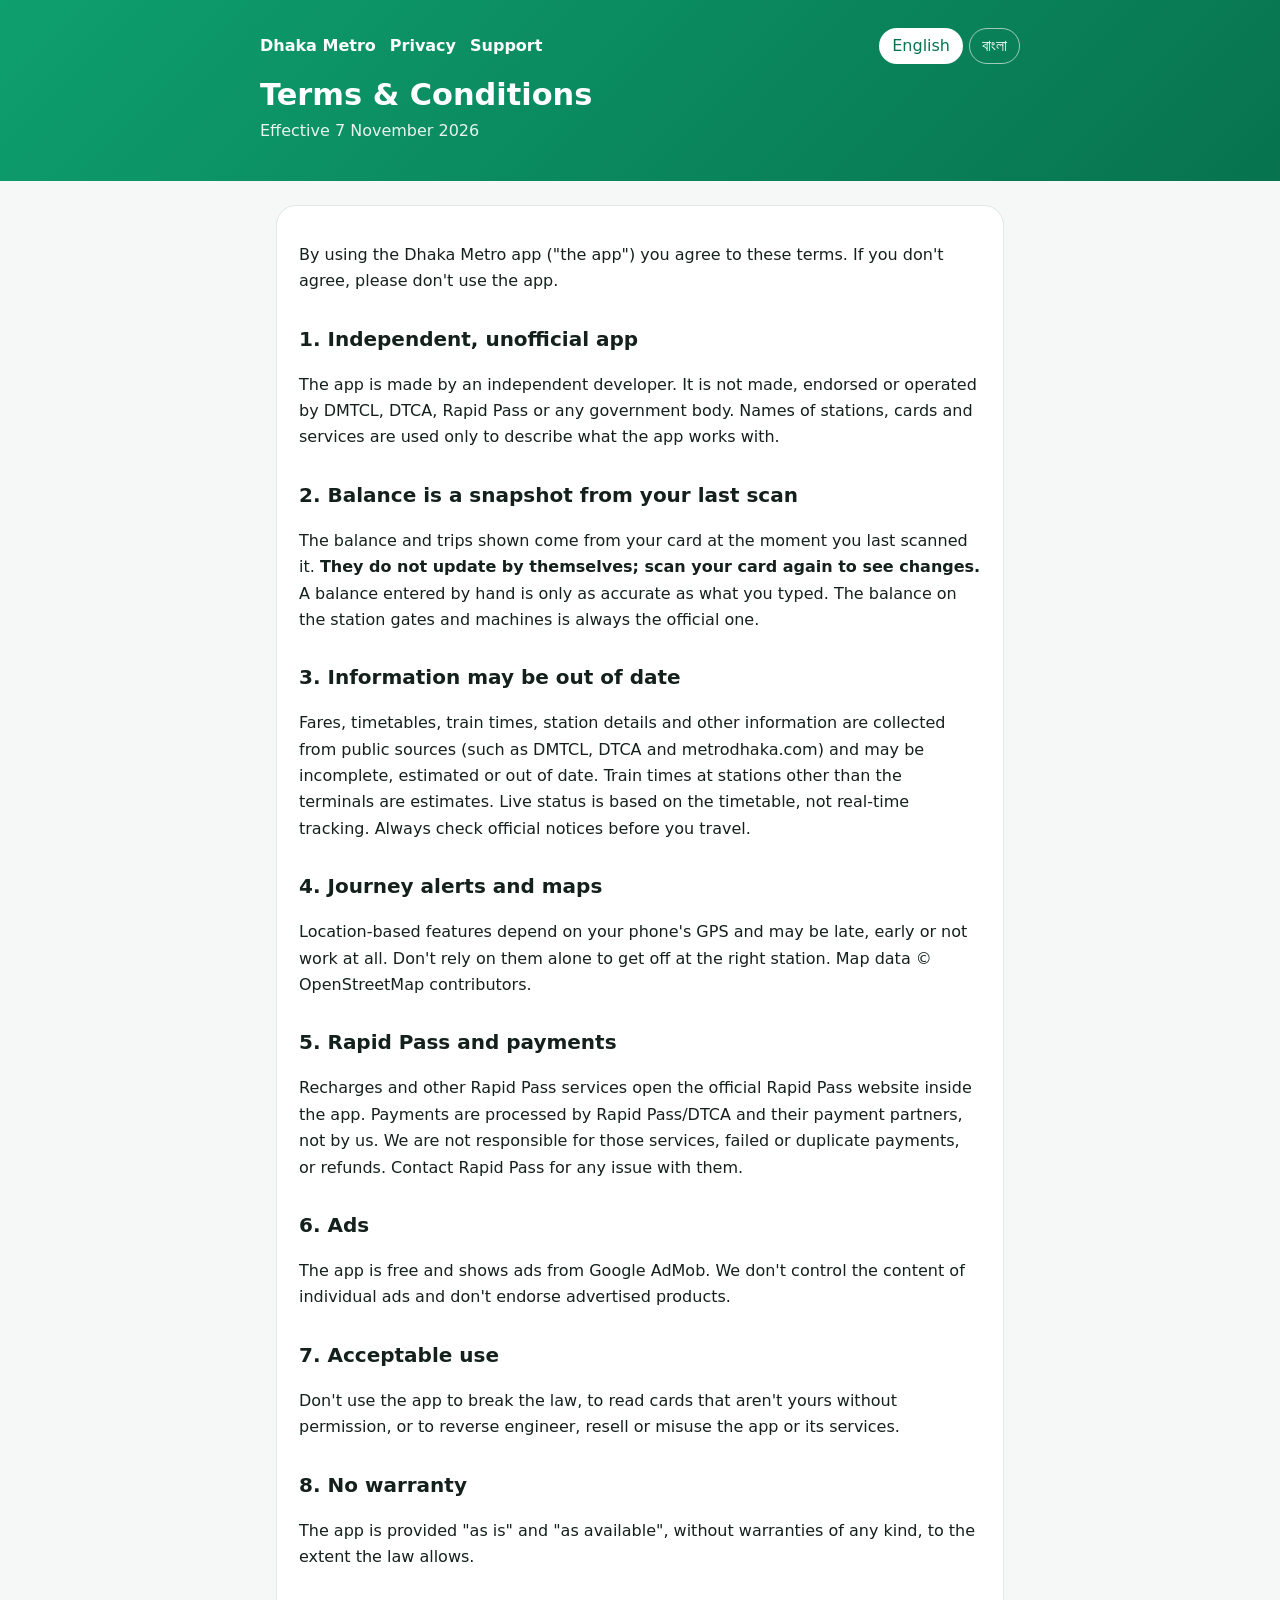
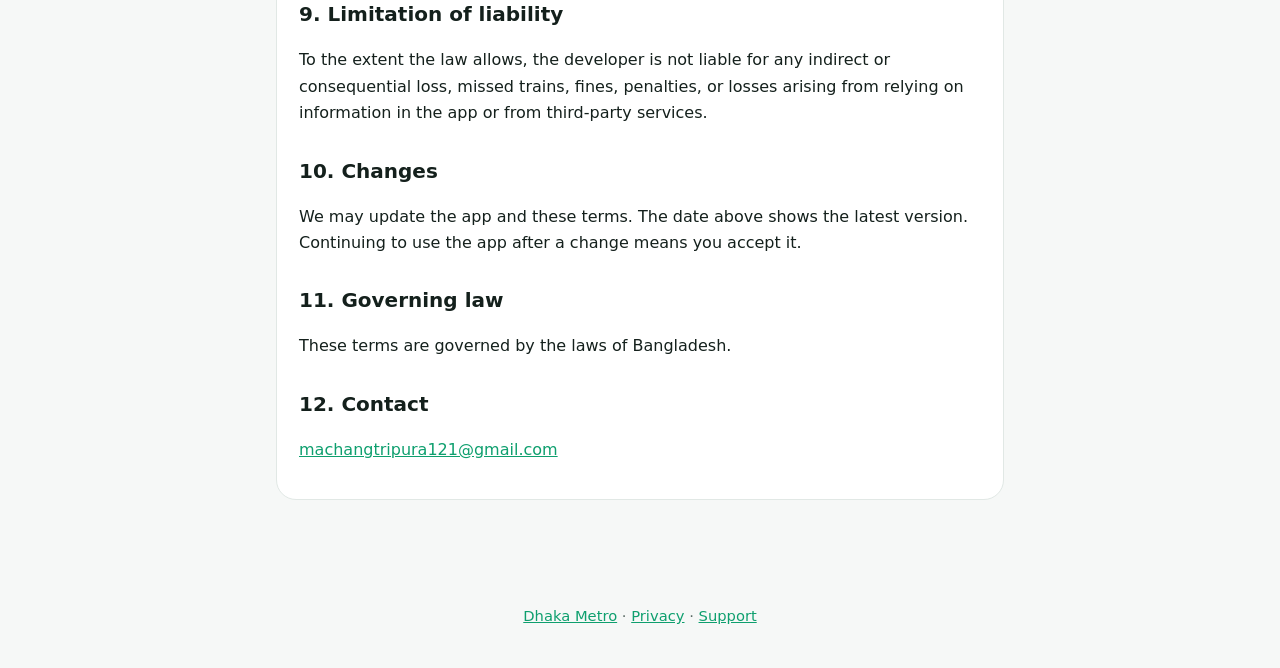
<file: dhaka-metro/android/terms/index.html>
<!doctype html>
<html lang="en">
<head>
<meta charset="utf-8">
<meta name="viewport" content="width=device-width, initial-scale=1">
<title>Terms &amp; Conditions · Dhaka Metro app</title>
<meta name="description" content="Terms for using the independent Dhaka Metro app.">
<link rel="stylesheet" href="../../style.css">
<script src="../../lang.js"></script>
</head>
<body>
<header>
  <div class="wrap">
    <nav>
      <a href="../../">Dhaka Metro</a>
      <a href="../privacy/">Privacy</a>
      <a href="../support/">Support</a>
      <span class="langs"><button data-set-lang="en">English</button><button data-set-lang="bn">বাংলা</button></span>
    </nav>
    <h1 lang="en">Terms &amp; Conditions</h1>
    <h1 lang="bn">শর্তাবলি</h1>
    <p lang="en">Effective 7 November 2026</p>
    <p lang="bn">কার্যকর: ৭ নভেম্বর ২০২৬</p>
  </div>
</header>

<main>
<section lang="en">
  <div class="card">
    <p>By using the Dhaka Metro app ("the app") you agree to these terms. If you don't agree, please don't use the app.</p>

    <h2>1. Independent, unofficial app</h2>
    <p>The app is made by an independent developer. It is not made, endorsed or operated by DMTCL, DTCA, Rapid Pass or any government body. Names of stations, cards and services are used only to describe what the app works with.</p>

    <h2>2. Balance is a snapshot from your last scan</h2>
    <p>The balance and trips shown come from your card at the moment you last scanned it. <strong>They do not update by themselves; scan your card again to see changes.</strong> A balance entered by hand is only as accurate as what you typed. The balance on the station gates and machines is always the official one.</p>

    <h2>3. Information may be out of date</h2>
    <p>Fares, timetables, train times, station details and other information are collected from public sources (such as DMTCL, DTCA and metrodhaka.com) and may be incomplete, estimated or out of date. Train times at stations other than the terminals are estimates. Live status is based on the timetable, not real-time tracking. Always check official notices before you travel.</p>

    <h2>4. Journey alerts and maps</h2>
    <p>Location-based features depend on your phone's GPS and may be late, early or not work at all. Don't rely on them alone to get off at the right station. Map data © OpenStreetMap contributors.</p>

    <h2>5. Rapid Pass and payments</h2>
    <p>Recharges and other Rapid Pass services open the official Rapid Pass website inside the app. Payments are processed by Rapid Pass/DTCA and their payment partners, not by us. We are not responsible for those services, failed or duplicate payments, or refunds. Contact Rapid Pass for any issue with them.</p>

    <h2>6. Ads</h2>
    <p>The app is free and shows ads from Google AdMob. We don't control the content of individual ads and don't endorse advertised products.</p>

    <h2>7. Acceptable use</h2>
    <p>Don't use the app to break the law, to read cards that aren't yours without permission, or to reverse engineer, resell or misuse the app or its services.</p>

    <h2>8. No warranty</h2>
    <p>The app is provided "as is" and "as available", without warranties of any kind, to the extent the law allows.</p>

    <h2>9. Limitation of liability</h2>
    <p>To the extent the law allows, the developer is not liable for any indirect or consequential loss, missed trains, fines, penalties, or losses arising from relying on information in the app or from third-party services.</p>

    <h2>10. Changes</h2>
    <p>We may update the app and these terms. The date above shows the latest version. Continuing to use the app after a change means you accept it.</p>

    <h2>11. Governing law</h2>
    <p>These terms are governed by the laws of Bangladesh.</p>

    <h2>12. Contact</h2>
    <p><a href="mailto:machangtripura121@gmail.com">machangtripura121@gmail.com</a></p>
  </div>
</section>

<section lang="bn">
  <div class="card">
    <p>ঢাকা মেট্রো অ্যাপ ("অ্যাপ") ব্যবহার করে আপনি এই শর্তগুলো মেনে নিচ্ছেন। রাজি না হলে অনুগ্রহ করে অ্যাপ ব্যবহার করবেন না।</p>

    <h2>১. স্বাধীন, অনানুষ্ঠানিক অ্যাপ</h2>
    <p>অ্যাপটি একজন স্বাধীন ডেভেলপারের তৈরি। এটি ডিএমটিসিএল, ডিটিসিএ, র‍্যাপিড পাস বা কোনো সরকারি সংস্থার তৈরি, অনুমোদিত বা পরিচালিত নয়।</p>

    <h2>২. ব্যালেন্স শেষ স্ক্যানের সময়ের তথ্য</h2>
    <p>দেখানো ব্যালেন্স ও ভ্রমণ আপনার শেষ স্ক্যানের সময় কার্ড থেকে নেওয়া। <strong>এগুলো নিজে থেকে হালনাগাদ হয় না; পরিবর্তন দেখতে আবার কার্ড স্ক্যান করুন।</strong> হাতে লেখা ব্যালেন্স আপনার লেখার মতোই সঠিক। স্টেশনের গেট ও মেশিনের ব্যালেন্সই অফিসিয়াল।</p>

    <h2>৩. তথ্য পুরনো হতে পারে</h2>
    <p>ভাড়া, সময়সূচি, ট্রেনের সময় ও স্টেশনের তথ্য সরকারি ও অন্যান্য উৎস থেকে নেওয়া এবং অসম্পূর্ণ, আনুমানিক বা পুরনো হতে পারে। প্রান্তিক স্টেশন ছাড়া অন্য স্টেশনের সময় আনুমানিক। ভ্রমণের আগে অফিসিয়াল নোটিশ দেখে নিন।</p>

    <h2>৪. যাত্রা সতর্কতা ও ম্যাপ</h2>
    <p>অবস্থানভিত্তিক ফিচার ফোনের জিপিএসের উপর নির্ভর করে এবং দেরিতে, আগে বা একেবারেই কাজ না-ও করতে পারে। সঠিক স্টেশনে নামতে শুধু এর উপর নির্ভর করবেন না।</p>

    <h2>৫. র‍্যাপিড পাস ও পেমেন্ট</h2>
    <p>রিচার্জ ও অন্যান্য সেবা অ্যাপের ভেতরে অফিসিয়াল র‍্যাপিড পাস ওয়েবসাইটে খোলে। পেমেন্ট র‍্যাপিড পাস/ডিটিসিএ ও তাদের পেমেন্ট সহযোগীরা প্রক্রিয়া করে, আমরা নই। ব্যর্থ বা দ্বিগুণ পেমেন্ট বা রিফান্ডের জন্য র‍্যাপিড পাসের সাথে যোগাযোগ করুন।</p>

    <h2>৬. বিজ্ঞাপন</h2>
    <p>অ্যাপটি বিনামূল্যে এবং Google AdMob-এর বিজ্ঞাপন দেখায়। নির্দিষ্ট বিজ্ঞাপনের বিষয়বস্তু আমরা নিয়ন্ত্রণ করি না।</p>

    <h2>৭. গ্রহণযোগ্য ব্যবহার</h2>
    <p>আইন ভঙ্গ, অনুমতি ছাড়া অন্যের কার্ড পড়া, বা অ্যাপের অপব্যবহারে এটি ব্যবহার করবেন না।</p>

    <h2>৮. কোনো নিশ্চয়তা নেই</h2>
    <p>আইন যতটা অনুমতি দেয়, অ্যাপটি "যেমন আছে" ভিত্তিতে কোনো নিশ্চয়তা ছাড়া দেওয়া হয়।</p>

    <h2>৯. দায়বদ্ধতার সীমা</h2>
    <p>আইন যতটা অনুমতি দেয়, অ্যাপের তথ্য বা তৃতীয় পক্ষের সেবার উপর নির্ভরতা থেকে ট্রেন মিস, জরিমানা বা ক্ষতির জন্য ডেভেলপার দায়ী নন।</p>

    <h2>১০. পরিবর্তন</h2>
    <p>আমরা অ্যাপ ও এই শর্তাবলি হালনাগাদ করতে পারি। পরিবর্তনের পর ব্যবহার চালিয়ে গেলে তা মেনে নেওয়া হয়েছে বলে ধরা হবে।</p>

    <h2>১১. প্রযোজ্য আইন</h2>
    <p>এই শর্তাবলি বাংলাদেশের আইন অনুযায়ী পরিচালিত।</p>

    <h2>১২. যোগাযোগ</h2>
    <p><a href="mailto:machangtripura121@gmail.com">machangtripura121@gmail.com</a></p>
  </div>
</section>
</main>
<footer class="muted"><a href="../../">Dhaka Metro</a> · <a href="../privacy/">Privacy</a> · <a href="../support/">Support</a></footer>
</body>
</html>
</file>
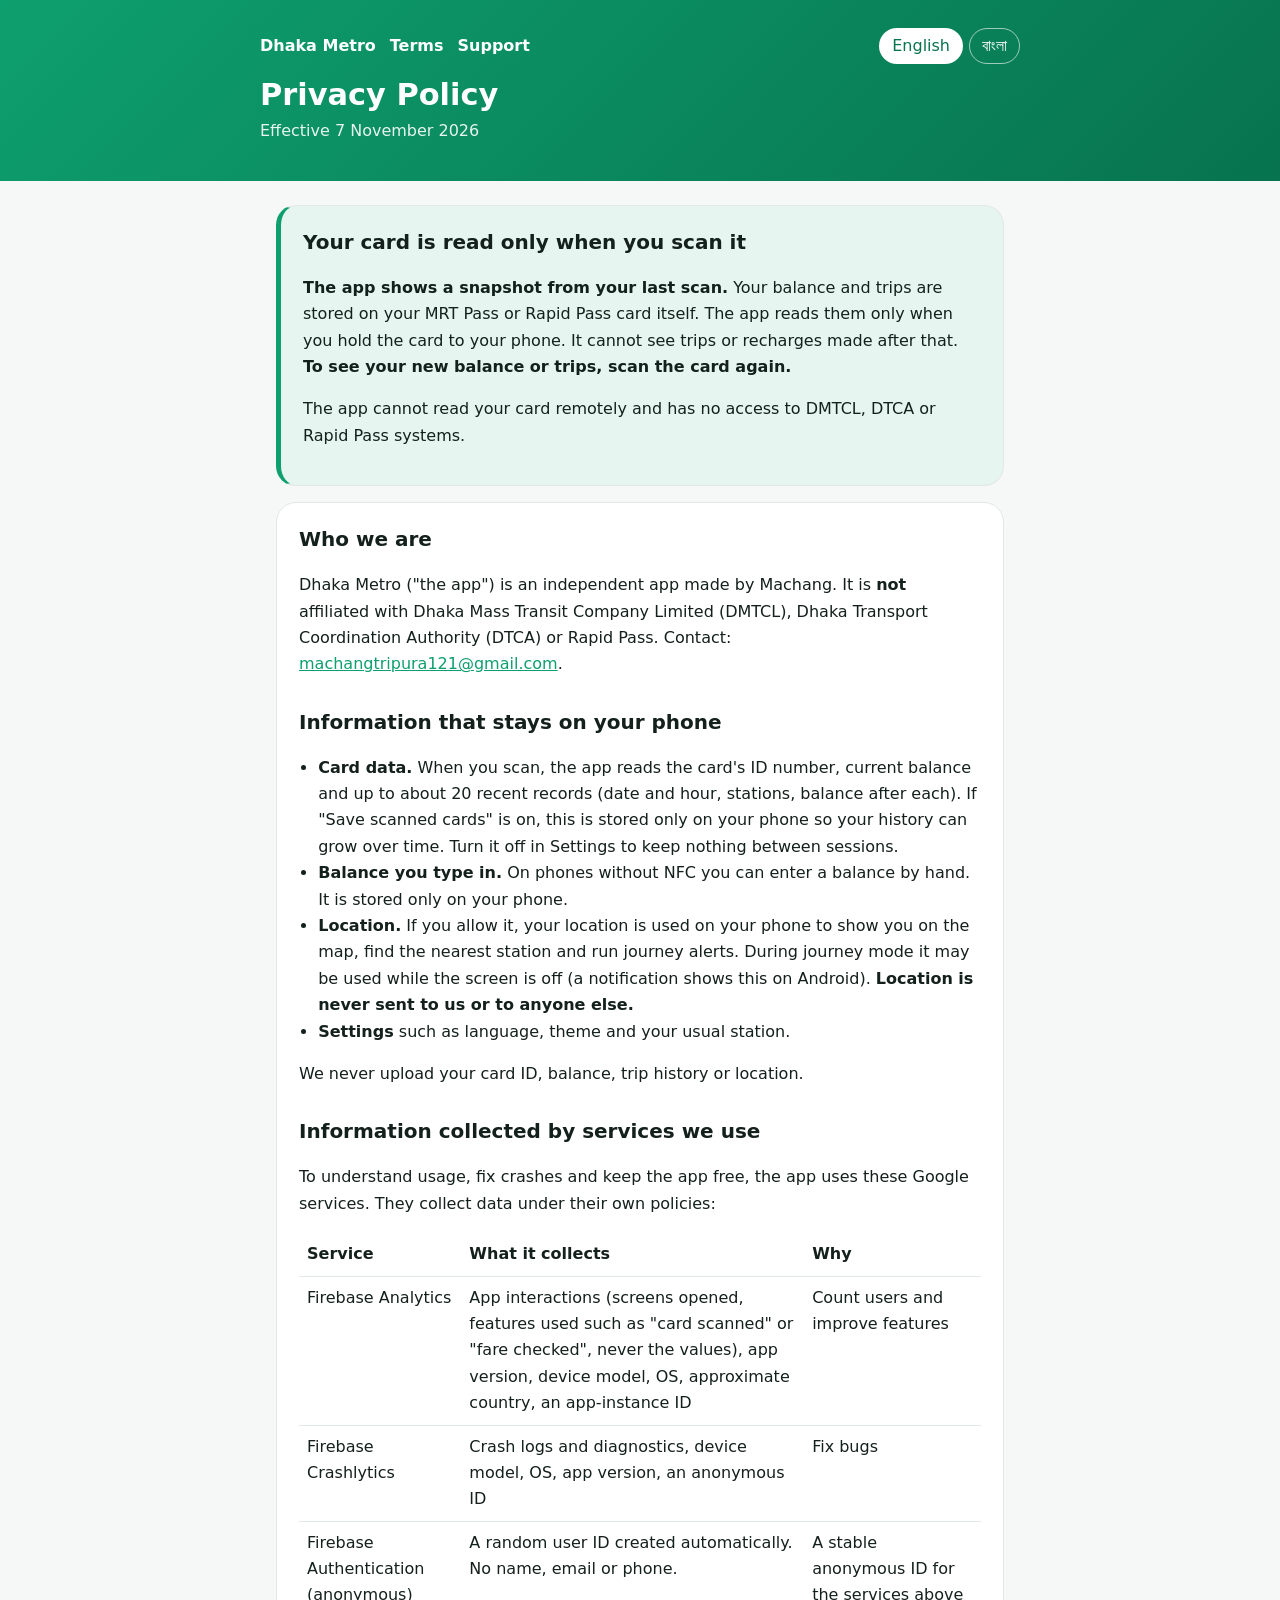
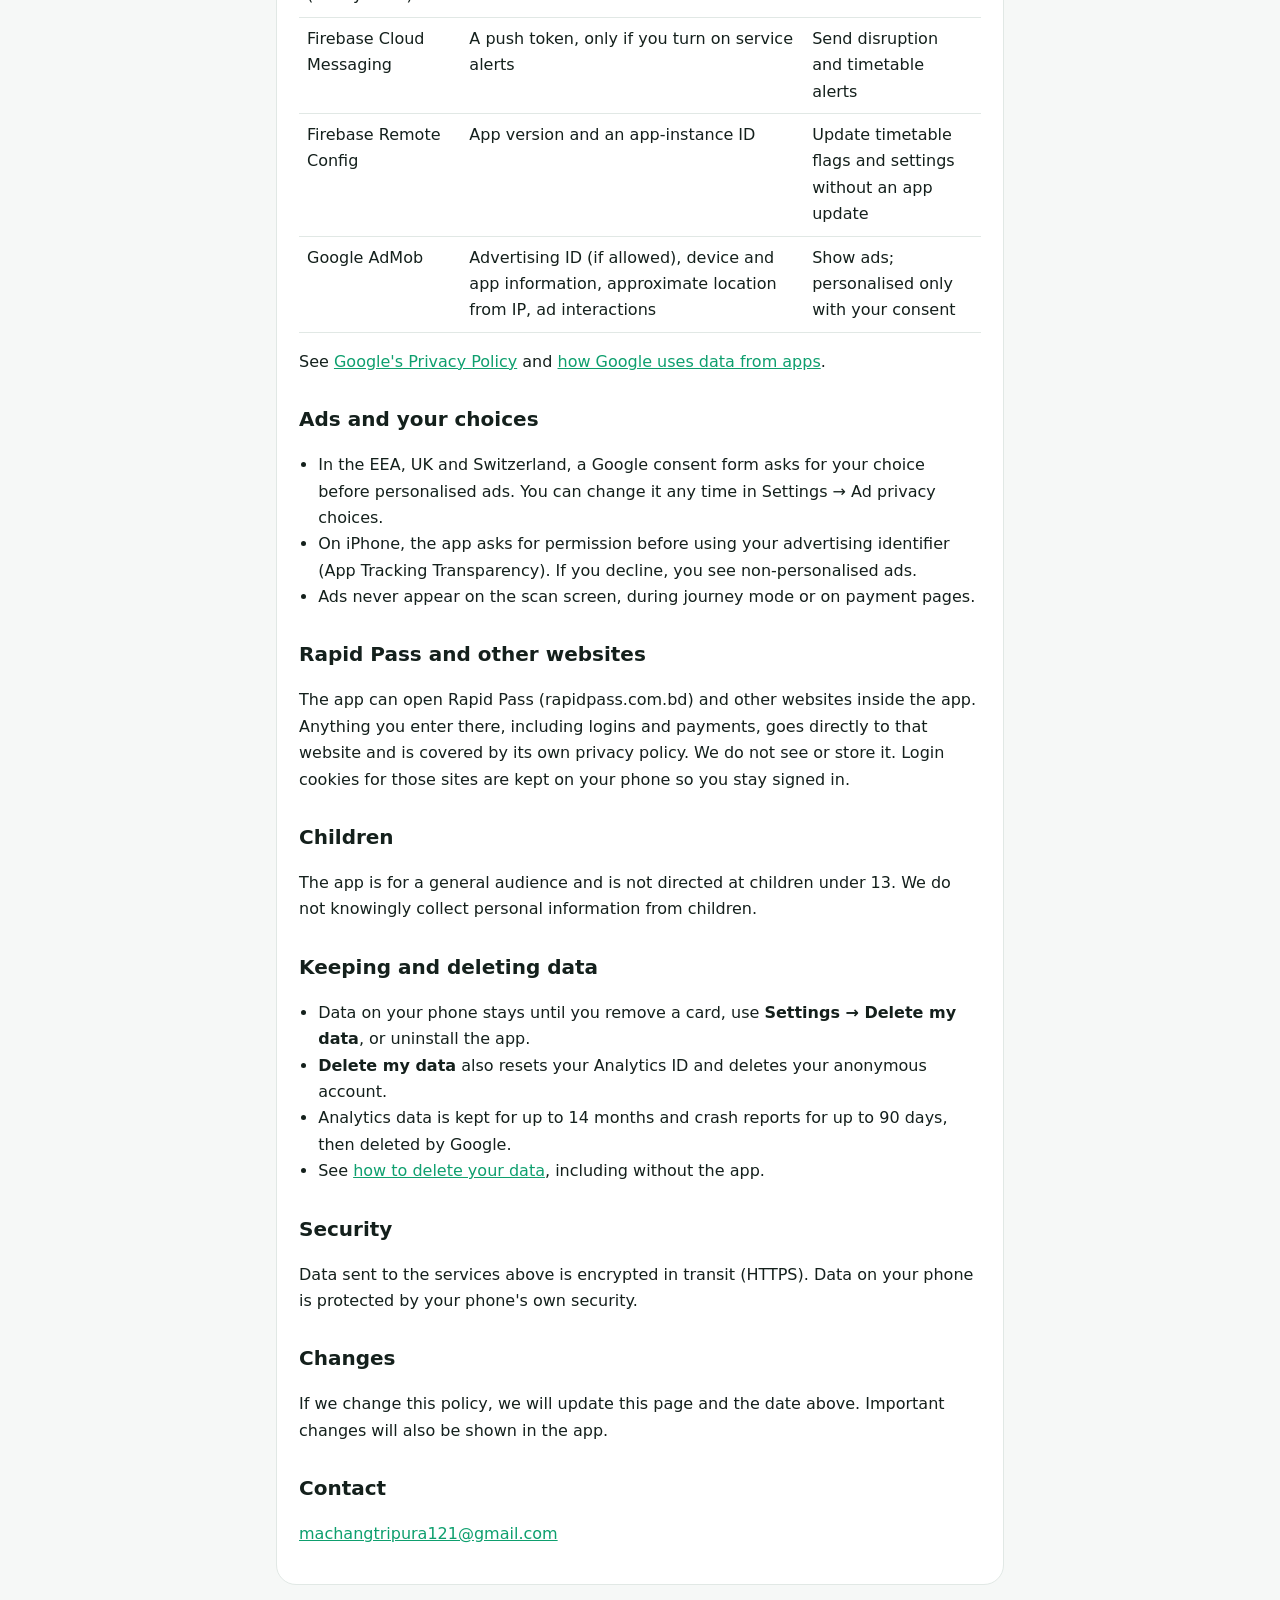
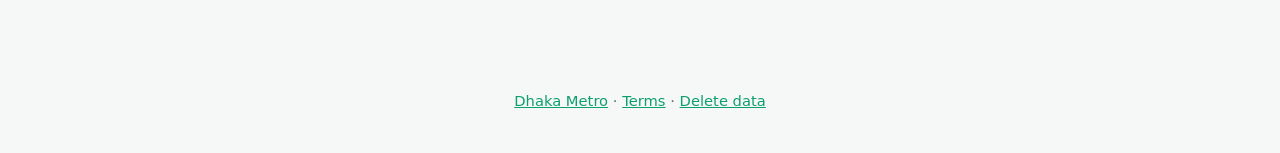
<file: dhaka-metro/ios/privacy/index.html>
<!doctype html>
<html lang="en">
<head>
<meta charset="utf-8">
<meta name="viewport" content="width=device-width, initial-scale=1">
<title>Privacy Policy · Dhaka Metro app</title>
<meta name="description" content="How the Dhaka Metro app handles card data, location, analytics and ads.">
<link rel="stylesheet" href="../../style.css">
<script src="../../lang.js"></script>
</head>
<body>
<header>
  <div class="wrap">
    <nav>
      <a href="../../">Dhaka Metro</a>
      <a href="../terms/">Terms</a>
      <a href="../support/">Support</a>
      <span class="langs"><button data-set-lang="en">English</button><button data-set-lang="bn">বাংলা</button></span>
    </nav>
    <h1 lang="en">Privacy Policy</h1>
    <h1 lang="bn">গোপনীয়তা নীতি</h1>
    <p lang="en">Effective 7 November 2026</p>
    <p lang="bn">কার্যকর: ৭ নভেম্বর ২০২৬</p>
  </div>
</header>

<main>
<section lang="en">
  <div class="card callout">
    <h2>Your card is read only when you scan it</h2>
    <p><strong>The app shows a snapshot from your last scan.</strong> Your balance and trips are stored on your MRT Pass or Rapid Pass card itself. The app reads them only when you hold the card to your phone. It cannot see trips or recharges made after that. <strong>To see your new balance or trips, scan the card again.</strong></p>
    <p>The app cannot read your card remotely and has no access to DMTCL, DTCA or Rapid Pass systems.</p>
  </div>

  <div class="card">
    <h2>Who we are</h2>
    <p>Dhaka Metro ("the app") is an independent app made by Machang. It is <strong>not</strong> affiliated with Dhaka Mass Transit Company Limited (DMTCL), Dhaka Transport Coordination Authority (DTCA) or Rapid Pass. Contact: <a href="mailto:machangtripura121@gmail.com">machangtripura121@gmail.com</a>.</p>

    <h2>Information that stays on your phone</h2>
    <ul>
      <li><strong>Card data.</strong> When you scan, the app reads the card's ID number, current balance and up to about 20 recent records (date and hour, stations, balance after each). If "Save scanned cards" is on, this is stored only on your phone so your history can grow over time. Turn it off in Settings to keep nothing between sessions.</li>
      <li><strong>Balance you type in.</strong> On phones without NFC you can enter a balance by hand. It is stored only on your phone.</li>
      <li><strong>Location.</strong> If you allow it, your location is used on your phone to show you on the map, find the nearest station and run journey alerts. During journey mode it may be used while the screen is off (a notification shows this on Android). <strong>Location is never sent to us or to anyone else.</strong></li>
      <li><strong>Settings</strong> such as language, theme and your usual station.</li>
    </ul>
    <p>We never upload your card ID, balance, trip history or location.</p>

    <h2>Information collected by services we use</h2>
    <p>To understand usage, fix crashes and keep the app free, the app uses these Google services. They collect data under their own policies:</p>
    <table>
      <tr><th>Service</th><th>What it collects</th><th>Why</th></tr>
      <tr><td>Firebase Analytics</td><td>App interactions (screens opened, features used such as "card scanned" or "fare checked", never the values), app version, device model, OS, approximate country, an app-instance ID</td><td>Count users and improve features</td></tr>
      <tr><td>Firebase Crashlytics</td><td>Crash logs and diagnostics, device model, OS, app version, an anonymous ID</td><td>Fix bugs</td></tr>
      <tr><td>Firebase Authentication (anonymous)</td><td>A random user ID created automatically. No name, email or phone.</td><td>A stable anonymous ID for the services above</td></tr>
      <tr><td>Firebase Cloud Messaging</td><td>A push token, only if you turn on service alerts</td><td>Send disruption and timetable alerts</td></tr>
      <tr><td>Firebase Remote Config</td><td>App version and an app-instance ID</td><td>Update timetable flags and settings without an app update</td></tr>
      <tr><td>Google AdMob</td><td>Advertising ID (if allowed), device and app information, approximate location from IP, ad interactions</td><td>Show ads; personalised only with your consent</td></tr>
    </table>
    <p>See <a href="https://policies.google.com/privacy">Google's Privacy Policy</a> and <a href="https://policies.google.com/technologies/partner-sites">how Google uses data from apps</a>.</p>

    <h2>Ads and your choices</h2>
    <ul>
      <li>In the EEA, UK and Switzerland, a Google consent form asks for your choice before personalised ads. You can change it any time in Settings → Ad privacy choices.</li>
      <li>On iPhone, the app asks for permission before using your advertising identifier (App Tracking Transparency). If you decline, you see non-personalised ads.</li>
      <li>Ads never appear on the scan screen, during journey mode or on payment pages.</li>
    </ul>

    <h2>Rapid Pass and other websites</h2>
    <p>The app can open Rapid Pass (rapidpass.com.bd) and other websites inside the app. Anything you enter there, including logins and payments, goes directly to that website and is covered by its own privacy policy. We do not see or store it. Login cookies for those sites are kept on your phone so you stay signed in.</p>

    <h2>Children</h2>
    <p>The app is for a general audience and is not directed at children under 13. We do not knowingly collect personal information from children.</p>

    <h2>Keeping and deleting data</h2>
    <ul>
      <li>Data on your phone stays until you remove a card, use <strong>Settings → Delete my data</strong>, or uninstall the app.</li>
      <li><strong>Delete my data</strong> also resets your Analytics ID and deletes your anonymous account.</li>
      <li>Analytics data is kept for up to 14 months and crash reports for up to 90 days, then deleted by Google.</li>
      <li>See <a href="../delete-data/">how to delete your data</a>, including without the app.</li>
    </ul>

    <h2>Security</h2>
    <p>Data sent to the services above is encrypted in transit (HTTPS). Data on your phone is protected by your phone's own security.</p>

    <h2>Changes</h2>
    <p>If we change this policy, we will update this page and the date above. Important changes will also be shown in the app.</p>

    <h2>Contact</h2>
    <p><a href="mailto:machangtripura121@gmail.com">machangtripura121@gmail.com</a></p>
  </div>
</section>

<section lang="bn">
  <div class="card callout">
    <h2>শুধু স্ক্যান করলেই কার্ড পড়া হয়</h2>
    <p><strong>অ্যাপ আপনার শেষ স্ক্যানের সময়ের তথ্য দেখায়।</strong> ব্যালেন্স ও ভ্রমণের তথ্য আপনার এমআরটি পাস বা র‍্যাপিড পাস কার্ডেই থাকে। কার্ড ফোনে ছোঁয়ালেই অ্যাপ তা পড়ে। এরপরের ভ্রমণ বা রিচার্জ অ্যাপ দেখতে পায় না। <strong>নতুন ব্যালেন্স বা ভ্রমণ দেখতে আবার কার্ড স্ক্যান করুন।</strong></p>
    <p>অ্যাপ দূর থেকে আপনার কার্ড পড়তে পারে না এবং ডিএমটিসিএল, ডিটিসিএ বা র‍্যাপিড পাসের কোনো সিস্টেমে প্রবেশাধিকার নেই।</p>
  </div>

  <div class="card">
    <h2>আমরা কারা</h2>
    <p>ঢাকা মেট্রো ("অ্যাপ") মাচাংয়ের তৈরি একটি স্বাধীন অ্যাপ। এটি ঢাকা ম্যাস ট্রানজিট কোম্পানি লিমিটেড (ডিএমটিসিএল), ঢাকা পরিবহন সমন্বয় কর্তৃপক্ষ (ডিটিসিএ) বা র‍্যাপিড পাসের সাথে <strong>সম্পর্কিত নয়</strong>। যোগাযোগ: <a href="mailto:machangtripura121@gmail.com">machangtripura121@gmail.com</a>।</p>

    <h2>যে তথ্য আপনার ফোনেই থাকে</h2>
    <ul>
      <li><strong>কার্ডের তথ্য।</strong> স্ক্যানের সময় অ্যাপ কার্ডের আইডি নম্বর, বর্তমান ব্যালেন্স এবং প্রায় ২০টি সাম্প্রতিক রেকর্ড (তারিখ ও ঘণ্টা, স্টেশন, প্রতিবারের পর ব্যালেন্স) পড়ে। "স্ক্যান করা কার্ড সংরক্ষণ" চালু থাকলে এগুলো শুধু আপনার ফোনে রাখা হয়। সেটিংস থেকে বন্ধ করলে কিছুই রাখা হয় না।</li>
      <li><strong>হাতে লেখা ব্যালেন্স।</strong> NFC ছাড়া ফোনে লেখা ব্যালেন্স শুধু ফোনেই থাকে।</li>
      <li><strong>অবস্থান।</strong> অনুমতি দিলে ম্যাপে আপনাকে দেখাতে, নিকটতম স্টেশন খুঁজতে ও যাত্রা সতর্কতার জন্য ফোনেই অবস্থান ব্যবহৃত হয়। যাত্রা মোডে স্ক্রিন বন্ধ থাকলেও ব্যবহৃত হতে পারে (অ্যান্ড্রয়েডে নোটিফিকেশন দেখায়)। <strong>অবস্থান কখনো আমাদের বা অন্য কারো কাছে পাঠানো হয় না।</strong></li>
      <li><strong>সেটিংস</strong>, যেমন ভাষা, থিম ও নিয়মিত স্টেশন।</li>
    </ul>
    <p>কার্ড আইডি, ব্যালেন্স, ভ্রমণ ইতিহাস বা অবস্থান আমরা কখনো আপলোড করি না।</p>

    <h2>যেসব সেবা তথ্য সংগ্রহ করে</h2>
    <p>ব্যবহার বোঝা, ক্র্যাশ ঠিক করা ও অ্যাপ বিনামূল্যে রাখতে অ্যাপটি গুগলের এই সেবাগুলো ব্যবহার করে। এরা নিজ নীতিমালা অনুযায়ী তথ্য সংগ্রহ করে:</p>
    <ul>
      <li><strong>Firebase Analytics:</strong> কোন স্ক্রিন খোলা হলো, কোন ফিচার ব্যবহার হলো (মান নয়), অ্যাপ সংস্করণ, ডিভাইস মডেল, আনুমানিক দেশ, অ্যাপ-ইনস্ট্যান্স আইডি।</li>
      <li><strong>Firebase Crashlytics:</strong> ক্র্যাশ লগ ও ডায়াগনস্টিক, ডিভাইস ও অ্যাপ তথ্য, বেনামি আইডি।</li>
      <li><strong>Firebase Authentication (বেনামি):</strong> স্বয়ংক্রিয় এলোমেলো আইডি। নাম, ইমেইল বা ফোন নম্বর নয়।</li>
      <li><strong>Firebase Cloud Messaging:</strong> সেবা সতর্কতা চালু করলে শুধু একটি পুশ টোকেন।</li>
      <li><strong>Firebase Remote Config:</strong> অ্যাপ সংস্করণ ও অ্যাপ-ইনস্ট্যান্স আইডি।</li>
      <li><strong>Google AdMob:</strong> বিজ্ঞাপন আইডি (অনুমতি থাকলে), ডিভাইস ও অ্যাপ তথ্য, আইপি থেকে আনুমানিক অবস্থান, বিজ্ঞাপনে ক্লিক। আপনার সম্মতিতেই শুধু ব্যক্তিগতকৃত বিজ্ঞাপন।</li>
    </ul>
    <p><a href="https://policies.google.com/privacy">গুগলের গোপনীয়তা নীতি</a> দেখুন।</p>

    <h2>বিজ্ঞাপন ও আপনার পছন্দ</h2>
    <ul>
      <li>ইউরোপ ও যুক্তরাজ্যে ব্যক্তিগতকৃত বিজ্ঞাপনের আগে গুগলের সম্মতি ফর্ম দেখানো হয়। সেটিংস → বিজ্ঞাপনের গোপনীয়তা থেকে যেকোনো সময় বদলাতে পারবেন।</li>
      <li>আইফোনে বিজ্ঞাপন আইডি ব্যবহারের আগে অনুমতি চাওয়া হয়। না দিলে সাধারণ বিজ্ঞাপন দেখানো হয়।</li>
      <li>স্ক্যান স্ক্রিন, যাত্রা মোড বা পেমেন্ট পেজে কখনো বিজ্ঞাপন দেখানো হয় না।</li>
    </ul>

    <h2>র‍্যাপিড পাস ও অন্যান্য ওয়েবসাইট</h2>
    <p>অ্যাপের ভেতরে র‍্যাপিড পাস (rapidpass.com.bd) ও অন্যান্য ওয়েবসাইট খোলা যায়। সেখানে লগইন বা পেমেন্টসহ যা লেখেন তা সরাসরি ওই ওয়েবসাইটে যায় এবং তাদের নীতিমালা প্রযোজ্য। আমরা তা দেখি বা রাখি না।</p>

    <h2>শিশু</h2>
    <p>অ্যাপটি সবার জন্য, ১৩ বছরের কম বয়সী শিশুদের লক্ষ্য করে নয়। আমরা জেনেশুনে শিশুদের ব্যক্তিগত তথ্য সংগ্রহ করি না।</p>

    <h2>তথ্য রাখা ও মুছে ফেলা</h2>
    <ul>
      <li>ফোনের তথ্য থাকে যতক্ষণ না কার্ড সরান, <strong>সেটিংস → আমার তথ্য মুছুন</strong> ব্যবহার করেন বা অ্যাপ আনইনস্টল করেন।</li>
      <li><strong>আমার তথ্য মুছুন</strong> অ্যানালিটিক্স আইডিও রিসেট করে এবং বেনামি অ্যাকাউন্ট মুছে দেয়।</li>
      <li>অ্যানালিটিক্স তথ্য সর্বোচ্চ ১৪ মাস ও ক্র্যাশ রিপোর্ট সর্বোচ্চ ৯০ দিন রাখা হয়।</li>
      <li><a href="../delete-data/#bn">তথ্য মুছে ফেলার নিয়ম</a> দেখুন।</li>
    </ul>

    <h2>পরিবর্তন</h2>
    <p>নীতিতে পরিবর্তন হলে এই পেজ ও উপরের তারিখ হালনাগাদ করা হবে। গুরুত্বপূর্ণ পরিবর্তন অ্যাপেও জানানো হবে।</p>

    <h2>যোগাযোগ</h2>
    <p><a href="mailto:machangtripura121@gmail.com">machangtripura121@gmail.com</a></p>
  </div>
</section>
</main>
<footer class="muted"><a href="../../">Dhaka Metro</a> · <a href="../terms/">Terms</a> · <a href="../delete-data/">Delete data</a></footer>
</body>
</html>
</file>
<file: dhaka-metro/style.css>
:root {
  --green: #0e9f6e;
  --green-dark: #07734f;
  --bg: #f6f8f7;
  --card: #ffffff;
  --text: #14201c;
  --muted: #5b6b65;
  --line: #e1e8e5;
}
@media (prefers-color-scheme: dark) {
  :root { --bg: #0d1412; --card: #16201d; --text: #e7efec; --muted: #9db0a8; --line: #24312d; }
}
* { box-sizing: border-box; }
body {
  margin: 0;
  background: var(--bg);
  color: var(--text);
  font: 16px/1.65 system-ui, -apple-system, "Segoe UI", Roboto, "Noto Sans Bengali", sans-serif;
}
header {
  background: linear-gradient(135deg, var(--green), var(--green-dark));
  color: #fff;
  padding: 28px 16px 36px;
}
header .wrap, main { max-width: 760px; margin: 0 auto; }
header a { color: #fff; text-decoration: none; font-weight: 700; }
header h1 { margin: 12px 0 4px; font-size: 1.9rem; line-height: 1.25; }
header p { margin: 0; opacity: .9; }
nav { display: flex; gap: 14px; flex-wrap: wrap; align-items: center; }
nav .langs { margin-left: auto; display: flex; gap: 6px; }
nav button {
  border: 1px solid rgba(255,255,255,.6); background: transparent; color: #fff;
  border-radius: 999px; padding: 4px 12px; font: inherit; cursor: pointer;
}
nav button[aria-pressed="true"] { background: #fff; color: var(--green-dark); }
main { padding: 24px 16px 64px; }
.card { background: var(--card); border: 1px solid var(--line); border-radius: 20px; padding: 20px 22px; margin: 0 0 16px; }
h2 { font-size: 1.25rem; margin: 28px 0 8px; }
.card h2:first-child { margin-top: 0; }
a { color: var(--green); }
.callout { border-left: 5px solid var(--green); background: color-mix(in srgb, var(--green) 10%, var(--card)); }
.muted { color: var(--muted); font-size: .92rem; }
ul { padding-left: 1.2rem; }
table { width: 100%; border-collapse: collapse; }
td, th { text-align: left; padding: 8px; border-bottom: 1px solid var(--line); vertical-align: top; }
.badges { display: flex; gap: 10px; flex-wrap: wrap; margin-top: 18px; }
.badge { background: #fff; color: var(--green-dark); padding: 10px 16px; border-radius: 12px; font-weight: 700; text-decoration: none; }
[lang="bn"] { display: none; }
body.bn [lang="bn"] { display: block; }
body.bn [lang="en"] { display: none; }
footer { text-align: center; padding: 24px 16px 40px; }
</file>
